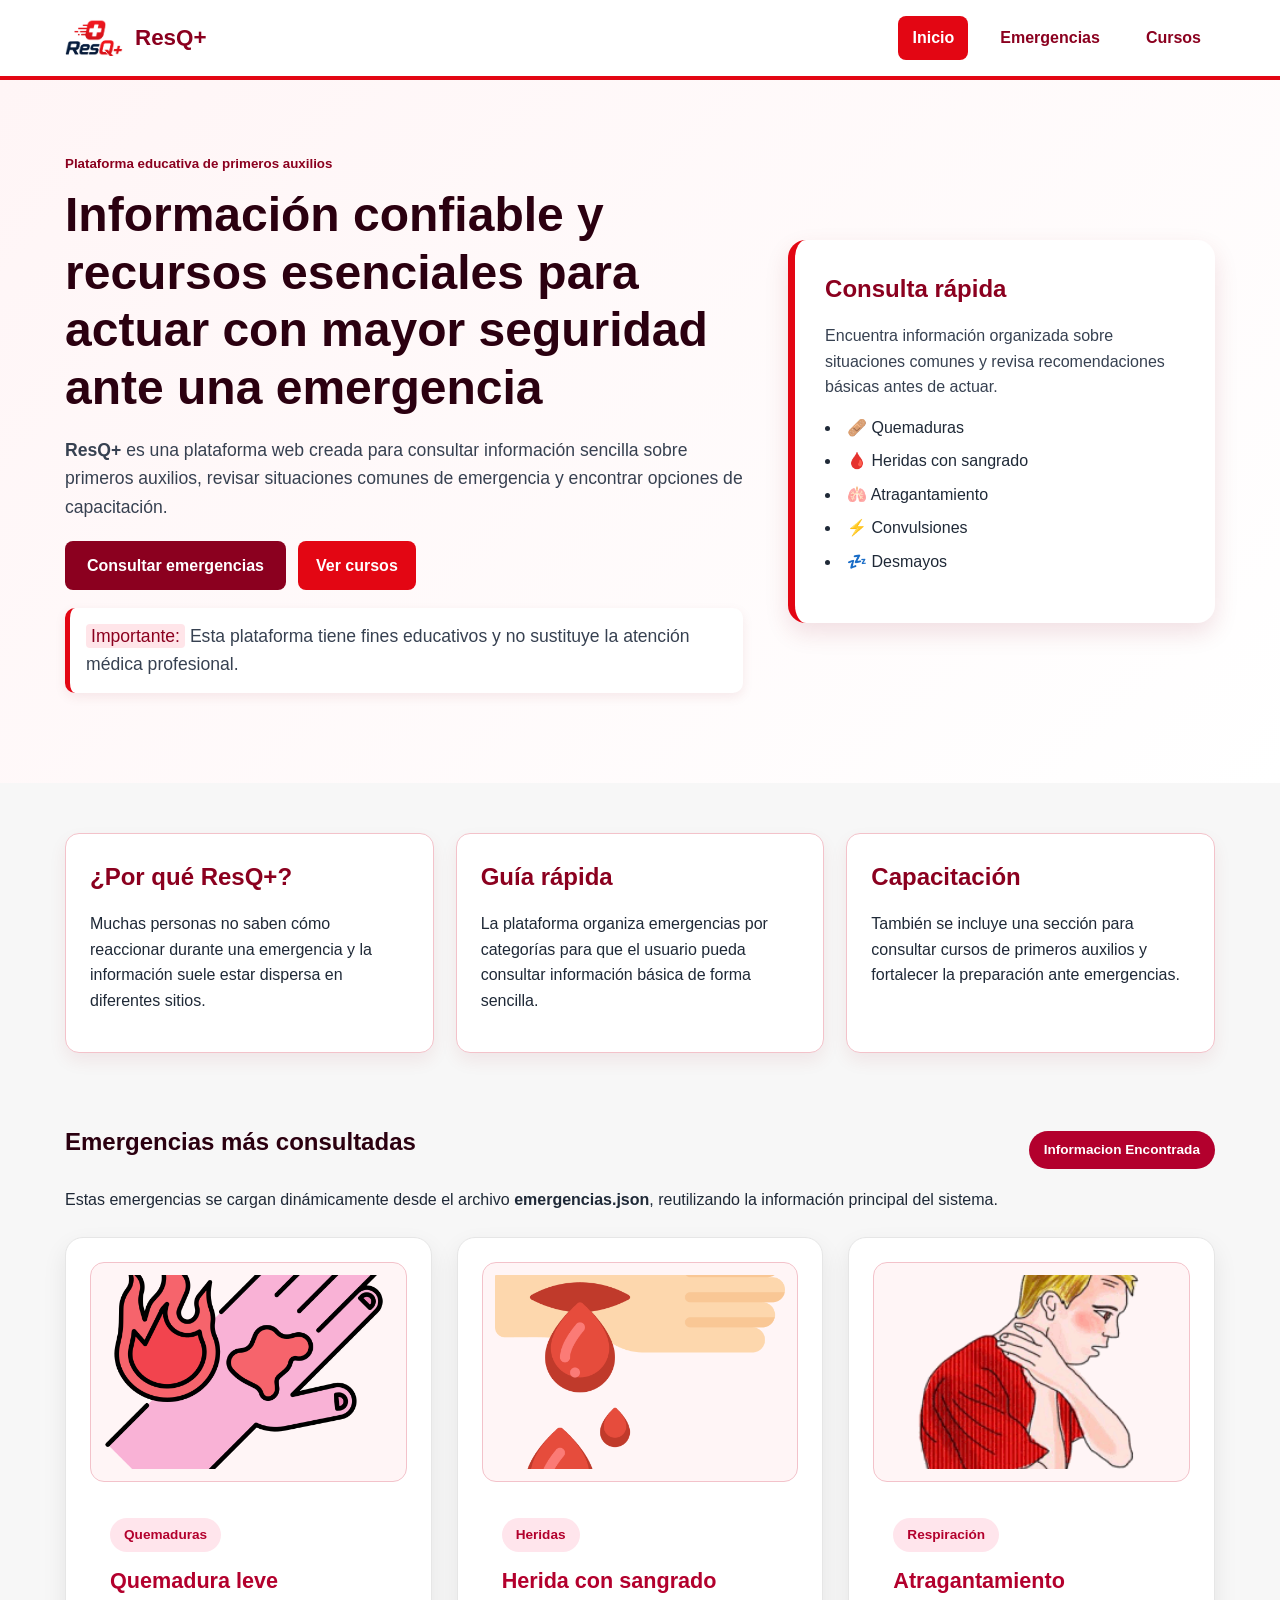
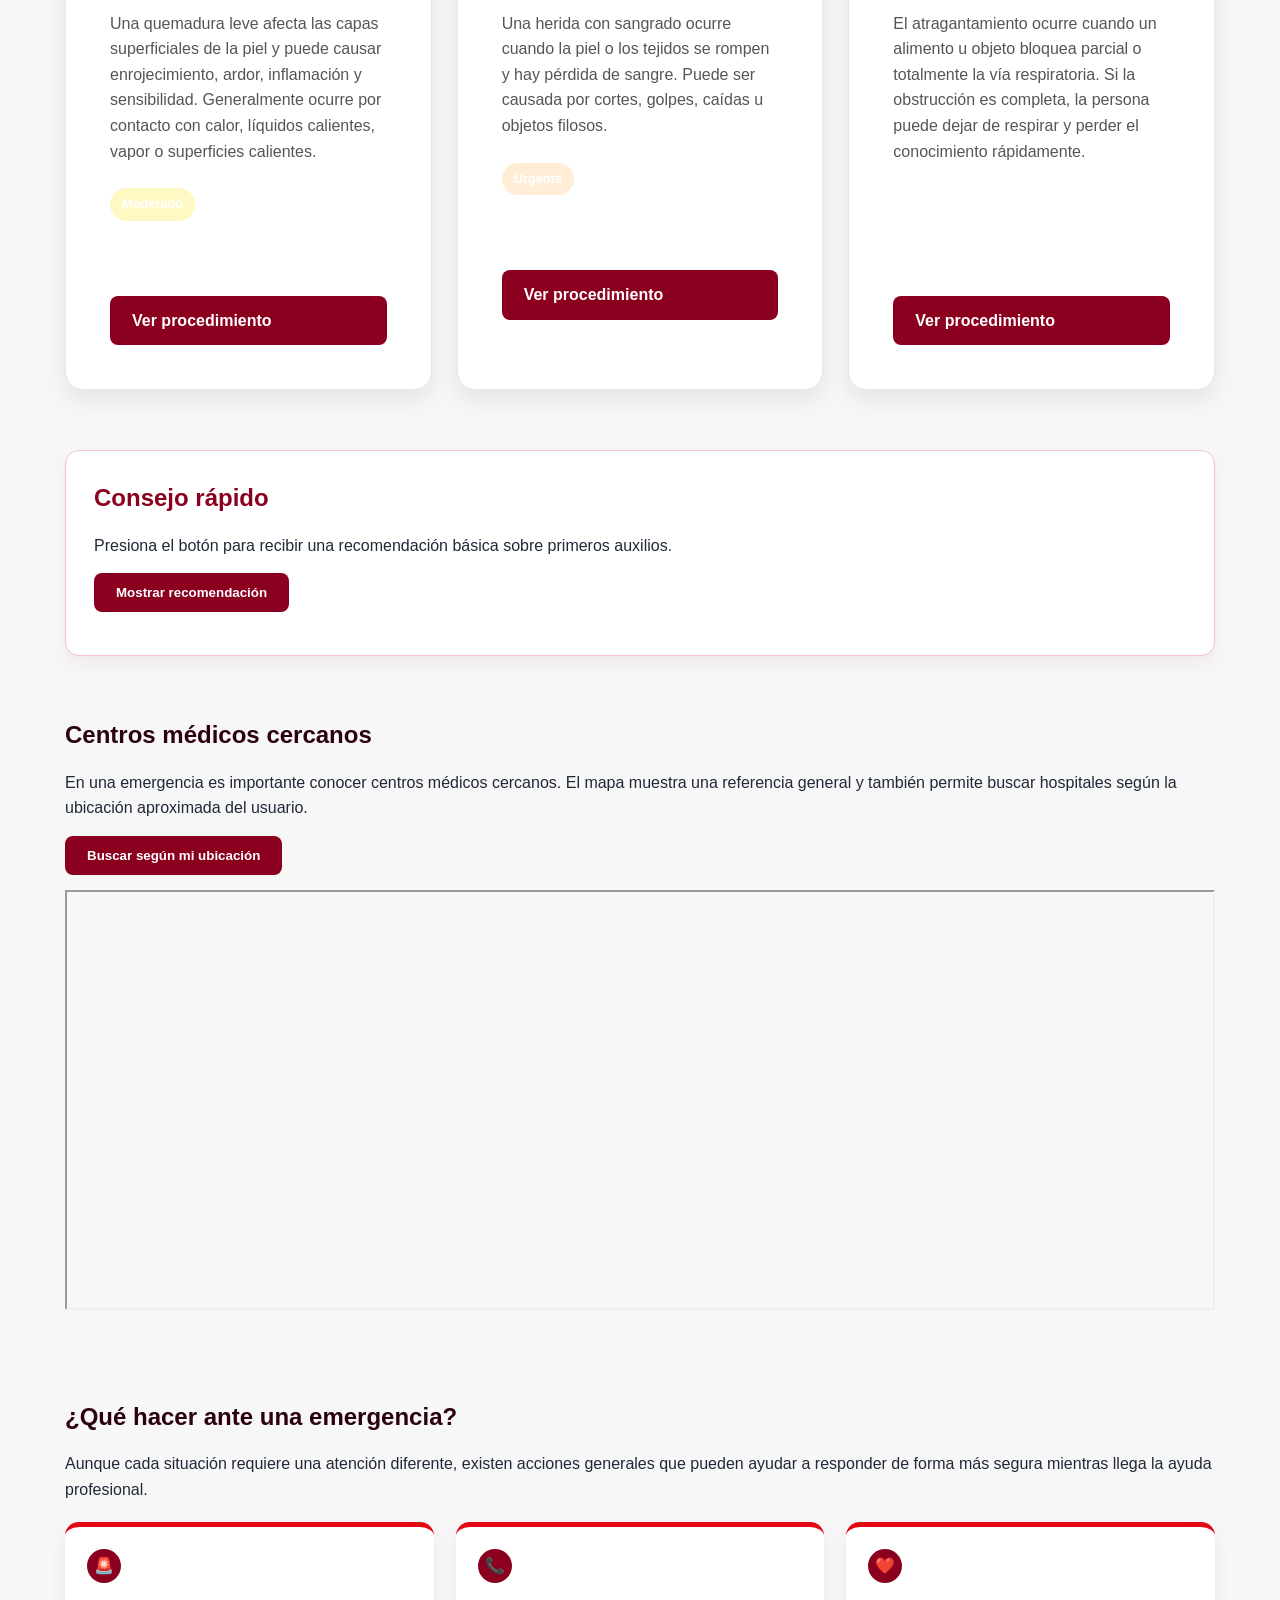
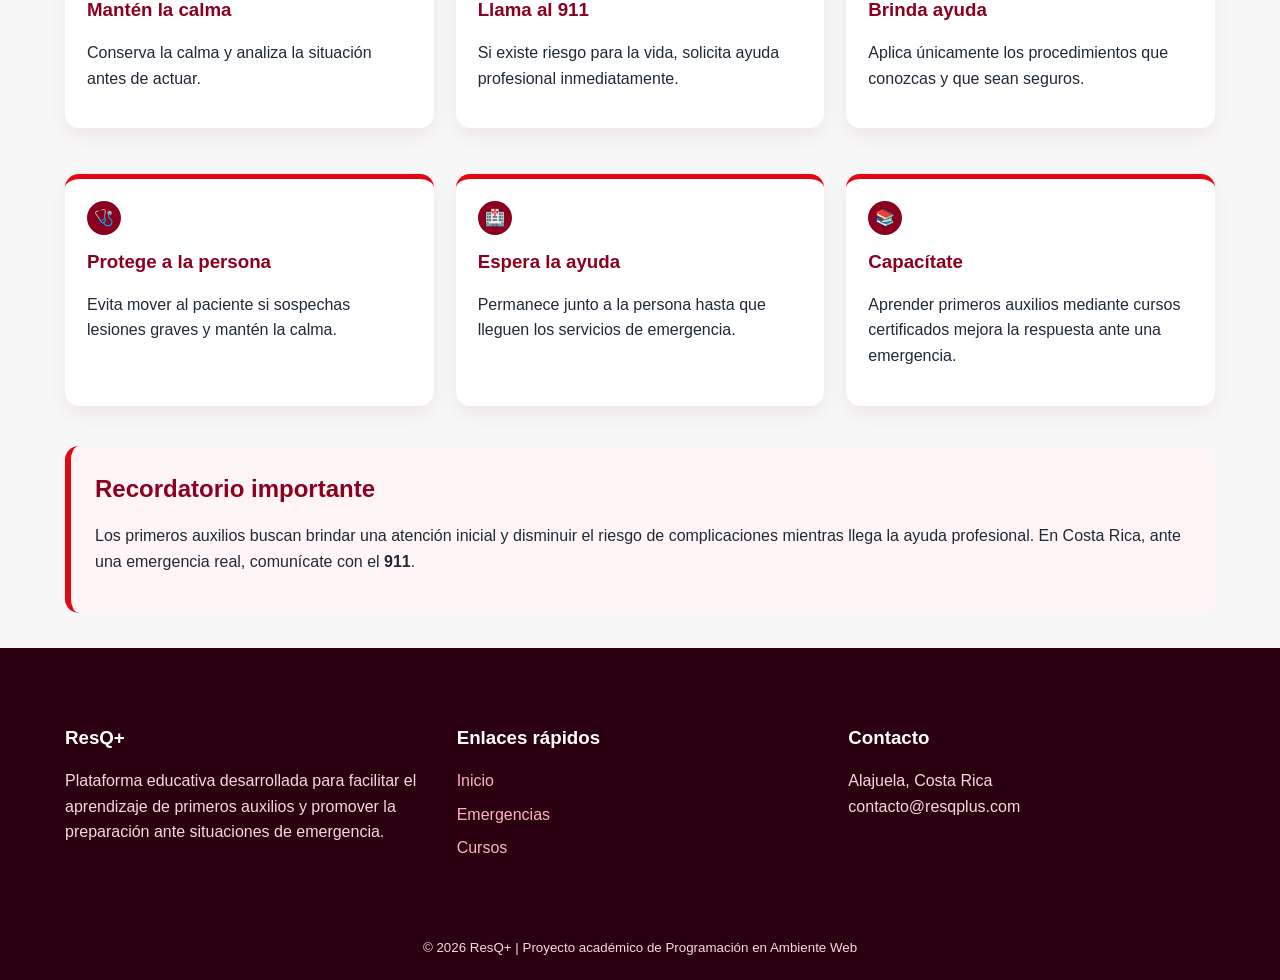
<file: index.html>
<!DOCTYPE html>
<html lang="es">

<head>
    <meta charset="UTF-8">
    <meta name="viewport" content="width=device-width, initial-scale=1.0">

    <title>ResQ+</title>

    <link rel="icon" type="image/png" href="img/logo1.png">

    <link rel="stylesheet" href="css/style.css">
</head>

<body>
    <header class="site-header">
        <div class="container header-content">

            <a href="index.html" class="brand">
                <img src="img/logo1.png" alt="Logo de ResQ+">
                <strong>ResQ+</strong>
            </a>

            <nav class="main-nav">
                <ul>
                    <li><a class="active" href="index.html">Inicio</a></li>
                    <li><a href="emergencias.html">Emergencias</a></li>
                    <li><a href="cursos.html">Cursos</a></li>
                </ul>
            </nav>

        </div>
    </header>

    <main>
        <section class="hero">
            <div class="container hero-content">

                <div class="hero-text">
                    <small class="tagline">Plataforma educativa de primeros auxilios</small>

                    <h1>Información confiable y recursos esenciales para actuar con mayor seguridad ante una emergencia</h1>

                    <p>
                        <strong>ResQ+</strong> es una plataforma web creada para consultar
                        información sencilla sobre primeros auxilios, revisar situaciones comunes
                        de emergencia y encontrar opciones de capacitación.
                    </p>

                    <div class="hero-actions">
                        <a href="emergencias.html" class="btn-primary">
                            Consultar emergencias
                        </a>

                        <a href="cursos.html" class="btn-secondary">
                            Ver cursos
                        </a>
                    </div>

                    <p class="alerta">
                        <mark>Importante:</mark>
                        Esta plataforma tiene fines educativos y no sustituye la atención médica profesional.
                    </p>
                </div>

                <aside class="hero-card">
                    <h2>Consulta rápida</h2>

                    <p>
                        Encuentra información organizada sobre situaciones comunes y revisa
                        recomendaciones básicas antes de actuar.
                    </p>

                    <ul>
                        <li>🩹 Quemaduras</li>
                        <li>🩸 Heridas con sangrado</li>
                        <li>🫁 Atragantamiento</li>
                        <li>⚡ Convulsiones</li>
                        <li>💤 Desmayos</li>
                    </ul>
                </aside>

            </div>
        </section>
        <section class="container intro-grid">

            <article class="info-card">
                <h2>¿Por qué ResQ+?</h2>
                <p>
                    Muchas personas no saben cómo reaccionar durante una emergencia
                    y la información suele estar dispersa en diferentes sitios.
                </p>
            </article>

            <article class="info-card">
                <h2>Guía rápida</h2>
                <p>
                    La plataforma organiza emergencias por categorías para que el usuario
                    pueda consultar información básica de forma sencilla.
                </p>
            </article>

            <article class="info-card">
                <h2>Capacitación</h2>
                <p>
                    También se incluye una sección para consultar cursos de primeros auxilios
                    y fortalecer la preparación ante emergencias.
                </p>
            </article>

        </section>
        <section class="container">

            <div class="titulo-resultados">
                <h2>Emergencias más consultadas</h2>

                <span class="contador">
                    Informacion Encontrada
                </span>
            </div>

            <p>
                Estas emergencias se cargan dinámicamente desde el archivo
                <strong>emergencias.json</strong>, reutilizando la información principal
                del sistema.
            </p>

            <div id="emergenciasInicio" class="cards-grid">
                <!-- JavaScript cargará las tarjetas aquí -->
            </div>

        </section>
        <section class="container seccion-dinamica">

            <h2>Consejo rápido</h2>

            <p>
                Presiona el botón para recibir una recomendación básica sobre primeros auxilios.
            </p>

            <button id="btnMensaje" class="btn-primary" type="button">
                Mostrar recomendación
            </button>

            <p id="mensajeInicio" class="mensaje"></p>

        </section>
        <section class="container mapa-section">

            <h2>Centros médicos cercanos</h2>

            <p>
                En una emergencia es importante conocer centros médicos cercanos.
                El mapa muestra una referencia general y también permite buscar hospitales
                según la ubicación aproximada del usuario.
            </p>

            <div class="mapa-acciones">
                <button id="btnUbicacion" class="btn-primary" type="button">
                    Buscar según mi ubicación
                </button>

                <p id="mensajeUbicacion" class="mensaje"></p>
            </div>

            <iframe
                id="mapaCentros"
                src="https://www.google.com/maps?q=hospitales%20Costa%20Rica&output=embed"
                width="100%"
                height="420"
                loading="lazy"
                title="Mapa de hospitales">
            </iframe>

        </section>
        <section class="container">

            <h2>¿Qué hacer ante una emergencia?</h2>

            <p>
                Aunque cada situación requiere una atención diferente, existen acciones
                generales que pueden ayudar a responder de forma más segura mientras llega
                la ayuda profesional.
            </p>

            <div class="steps">

                <article>
                    <data value="1">🚨</data>
                    <h3>Mantén la calma</h3>
                    <p>
                        Conserva la calma y analiza la situación antes de actuar.
                    </p>
                </article>

                <article>
                    <data value="2">📞</data>
                    <h3>Llama al 911</h3>
                    <p>
                        Si existe riesgo para la vida, solicita ayuda profesional
                        inmediatamente.
                    </p>
                </article>

                <article>
                    <data value="3">❤️</data>
                    <h3>Brinda ayuda</h3>
                    <p>
                        Aplica únicamente los procedimientos que conozcas y que sean seguros.
                    </p>
                </article>

            </div>

            <br>

            <div class="steps">

                <article>
                    <data value="4">🩺</data>
                    <h3>Protege a la persona</h3>
                    <p>
                        Evita mover al paciente si sospechas lesiones graves y mantén la calma.
                    </p>
                </article>

                <article>
                    <data value="5">🏥</data>
                    <h3>Espera la ayuda</h3>
                    <p>
                        Permanece junto a la persona hasta que lleguen los servicios de emergencia.
                    </p>
                </article>

                <article>
                    <data value="6">📚</data>
                    <h3>Capacítate</h3>
                    <p>
                        Aprender primeros auxilios mediante cursos certificados mejora la respuesta
                        ante una emergencia.
                    </p>
                </article>

            </div>

        </section>

        <aside class="container aviso">

            <h2>Recordatorio importante</h2>

            <p>
                Los primeros auxilios buscan brindar una atención inicial y disminuir el
                riesgo de complicaciones mientras llega la ayuda profesional.
                En Costa Rica, ante una emergencia real, comunícate con el
                <strong>911</strong>.
            </p>

        </aside>

    </main>

    <!-- FOOTER -->

    <footer>

        <div class="container footer-content">

            <section>

                <h3>ResQ+</h3>

                <p>
                    Plataforma educativa desarrollada para facilitar el aprendizaje de
                    primeros auxilios y promover la preparación ante situaciones de emergencia.
                </p>

            </section>

            <section>

                <h3>Enlaces rápidos</h3>

                <ul>
                    <li><a href="index.html">Inicio</a></li>
                    <li><a href="emergencias.html">Emergencias</a></li>
                    <li><a href="cursos.html">Cursos</a></li>
                </ul>

            </section>

            <section>

                <h3>Contacto</h3>

                <address>
                    Alajuela, Costa Rica
                    <br>
                    contacto@resqplus.com
                </address>

            </section>

        </div>

        <p class="copy">
            <small>
                &copy; 2026 ResQ+ | Proyecto académico de Programación en Ambiente Web
            </small>
        </p>

    </footer>

    <script src="js/index.js"></script>

</body>

</html>
</file>
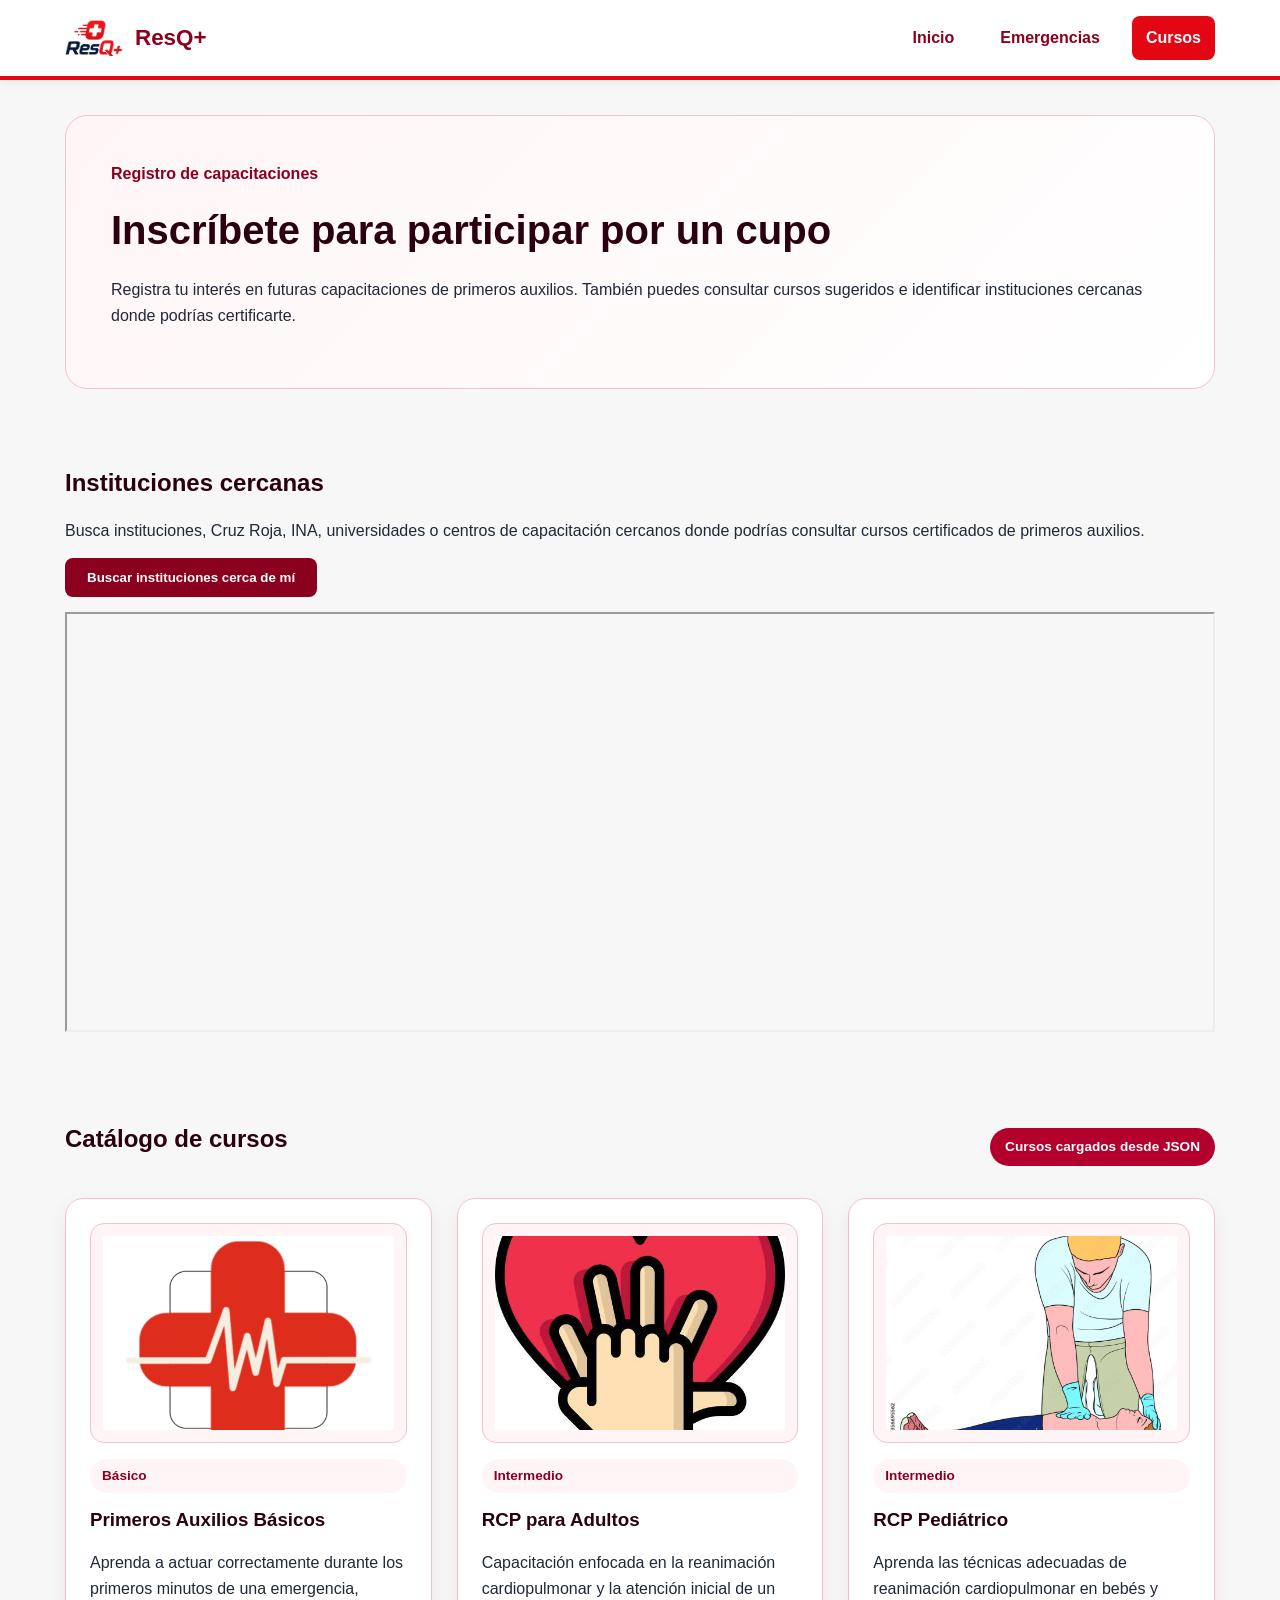
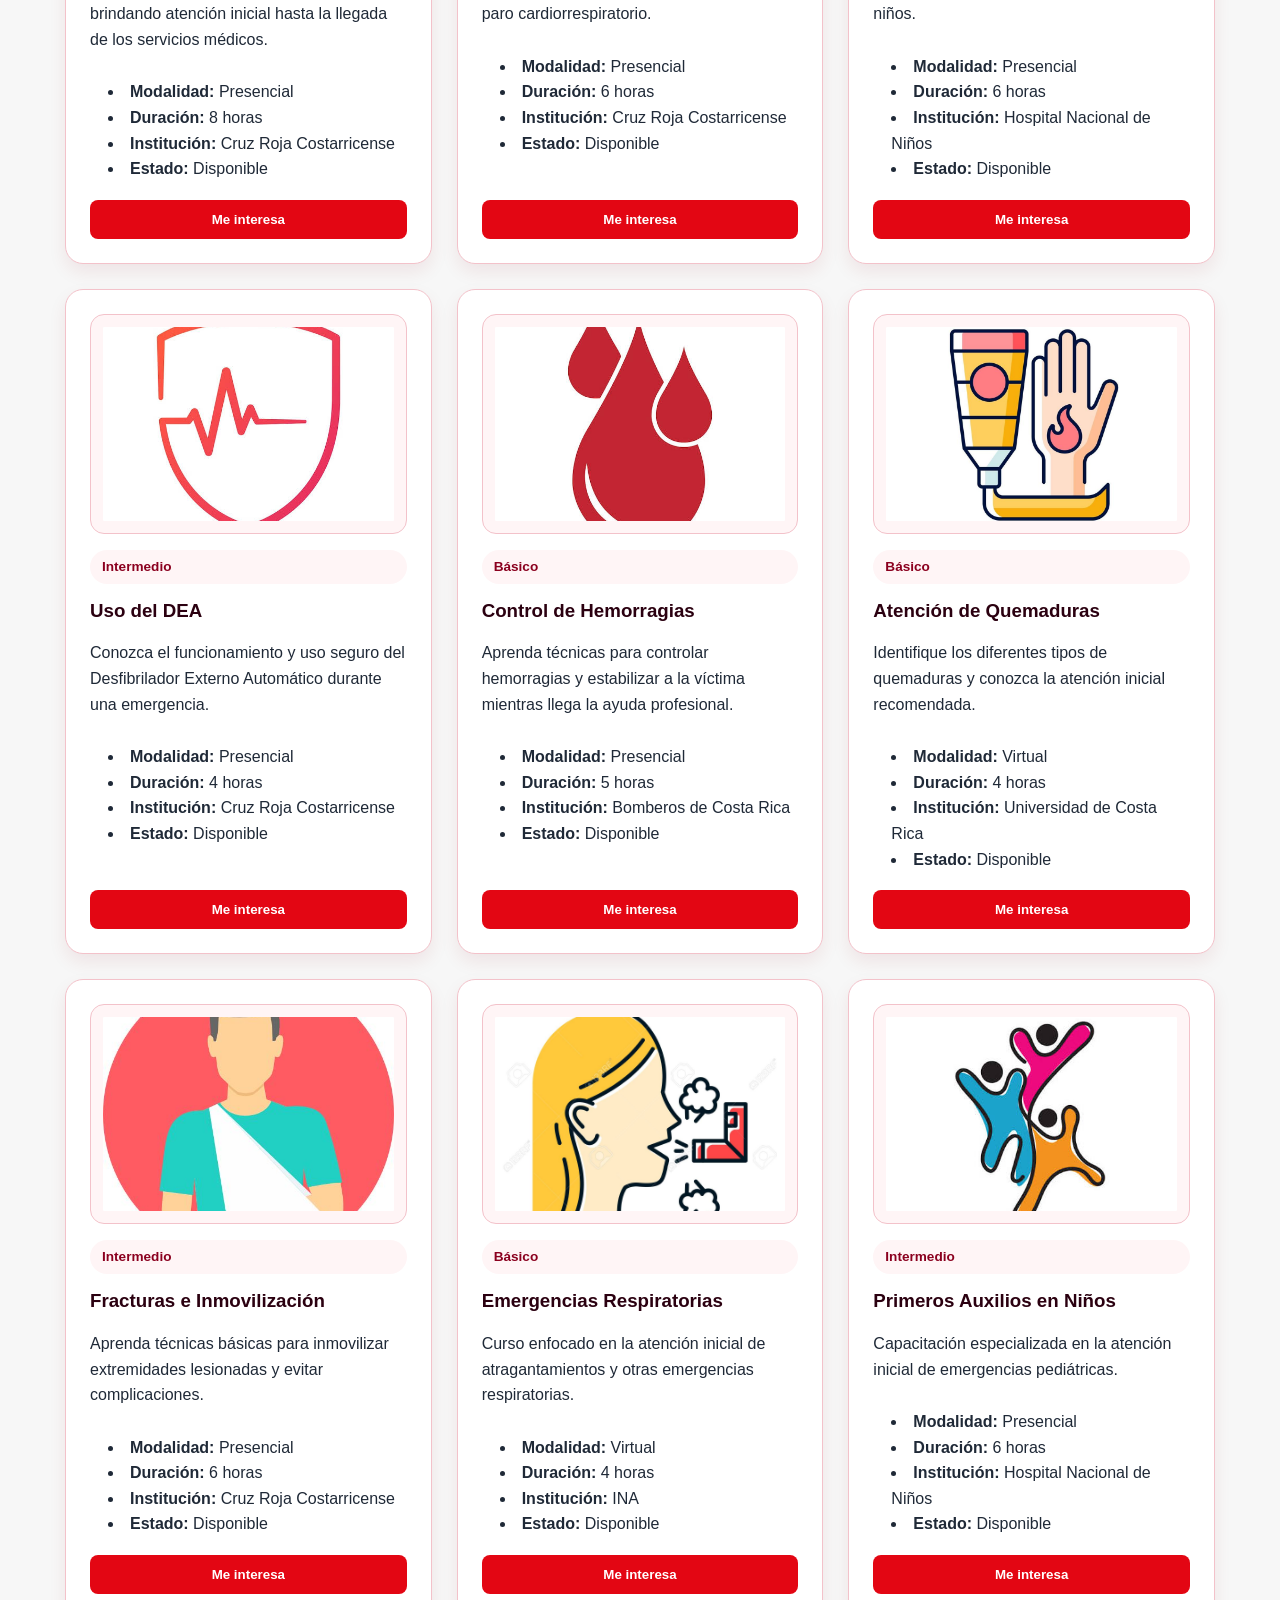
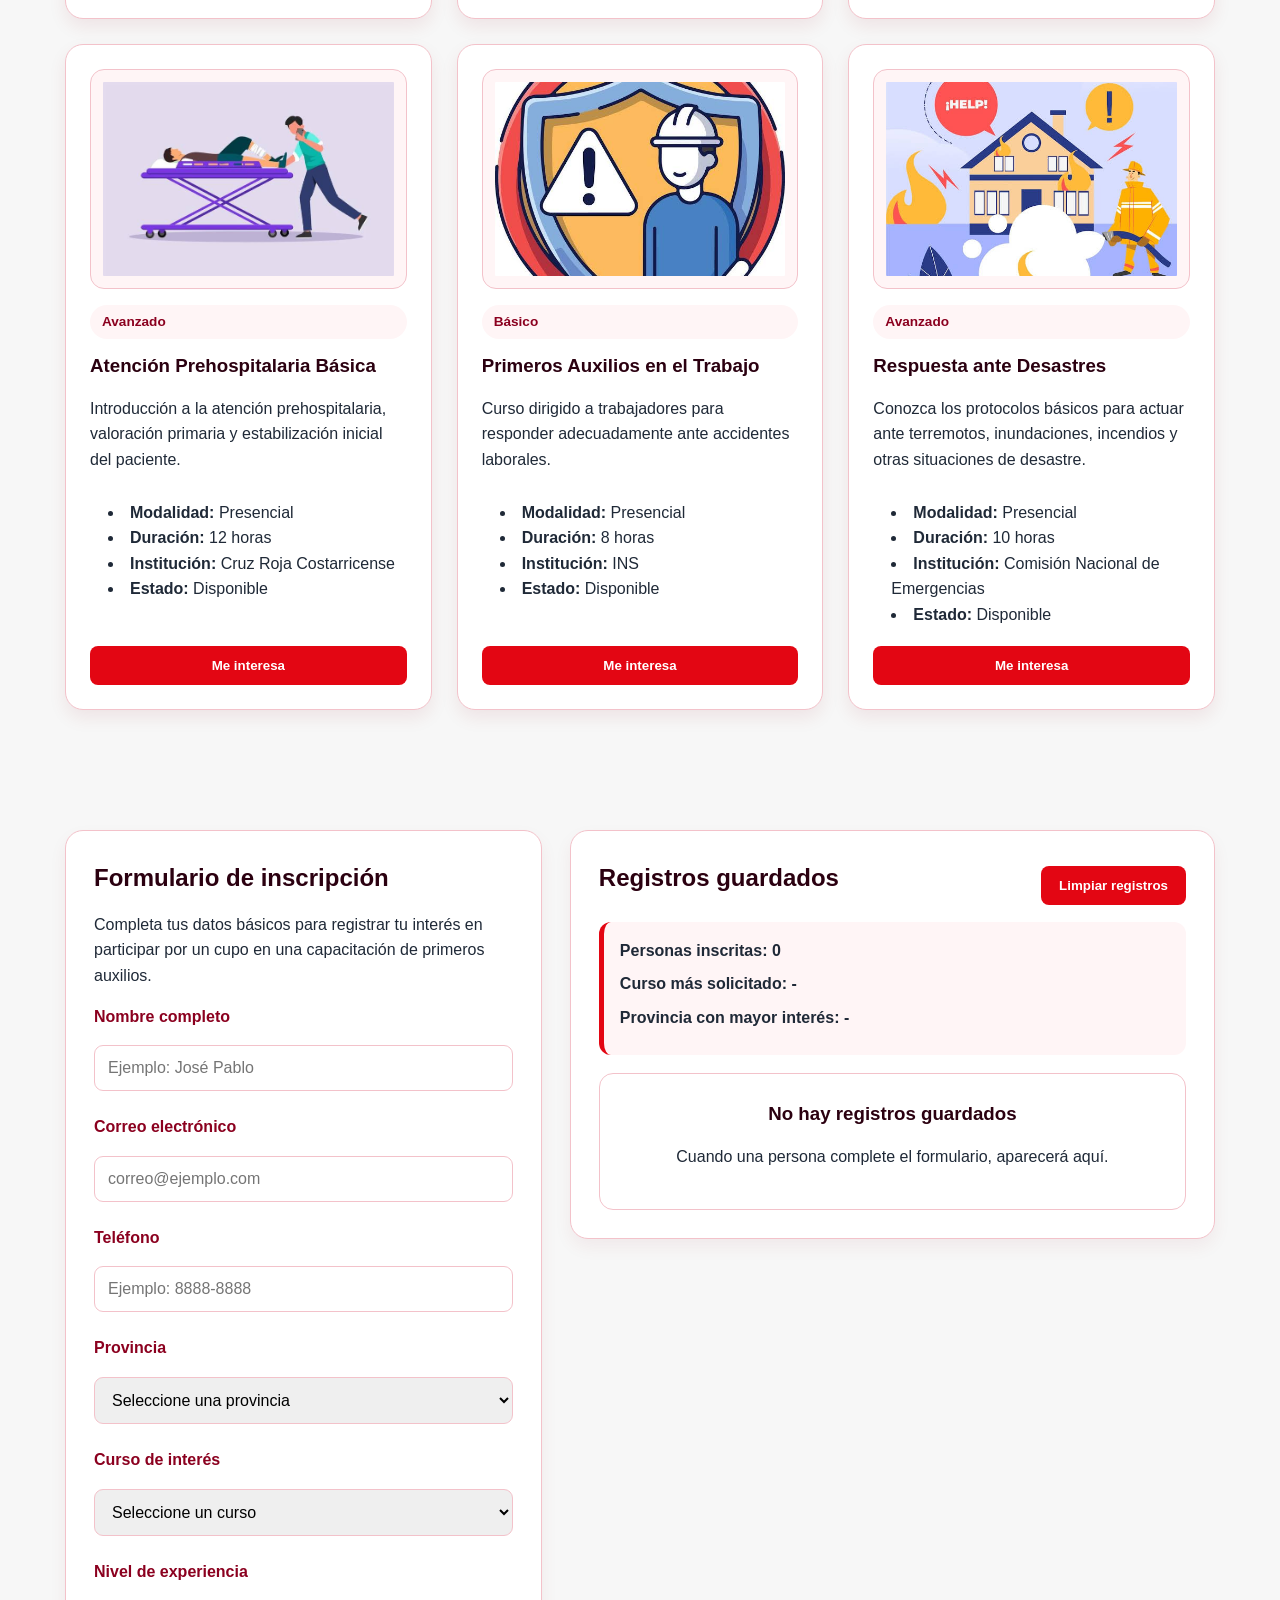
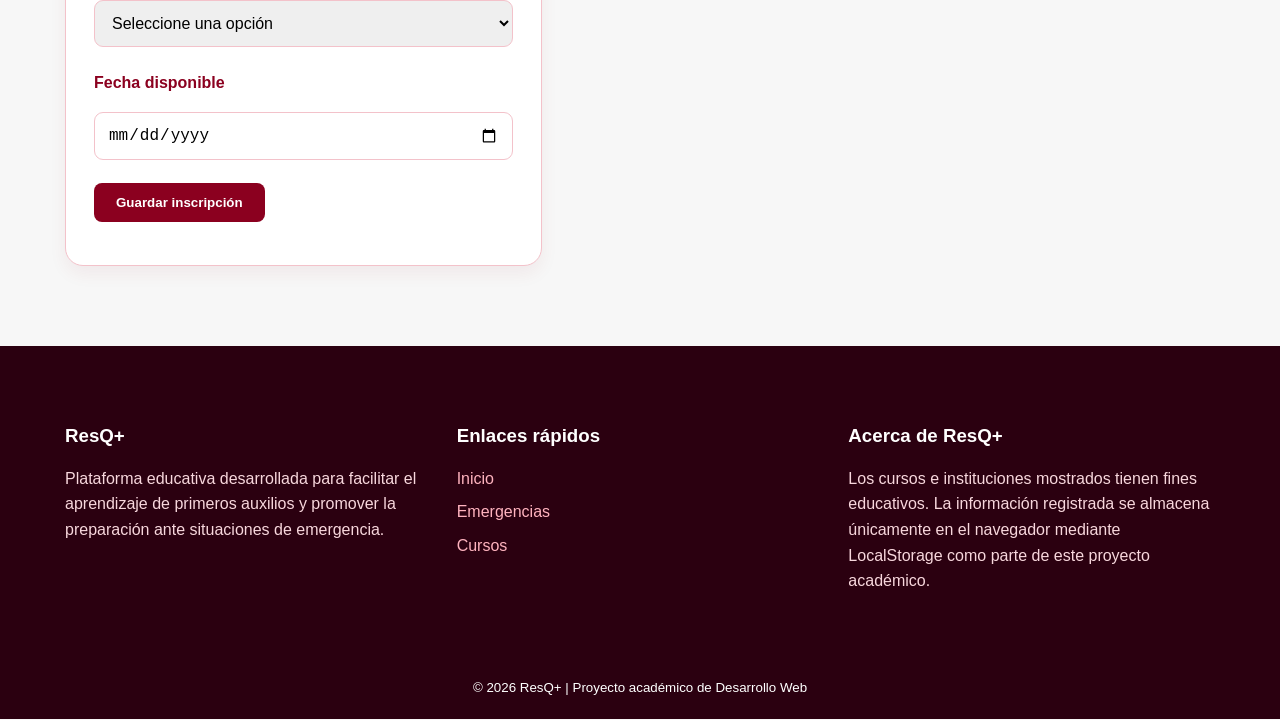
<file: cursos.html>
<!DOCTYPE html>
<html lang="es">

<head>
    <meta charset="UTF-8">
    <meta name="viewport" content="width=device-width, initial-scale=1.0">

    <title>ResQ+ | Capacitaciones</title>

    <link rel="icon" type="image/png" href="img/logo1.png">

    <link rel="stylesheet" href="css/style.css">
</head>

<body>

    <header class="site-header">
        <div class="container header-content">

            <a href="index.html" class="brand">
                <img src="img/logo1.png" alt="Logo ResQ+">
                <strong>ResQ+</strong>
            </a>

            <nav class="main-nav">
                <ul>
                    <li><a href="index.html">Inicio</a></li>
                    <li><a href="emergencias.html">Emergencias</a></li>
                    <li><a class="active" href="cursos.html">Cursos</a></li>
                </ul>
            </nav>

        </div>
    </header>

    <main>

        <!-- HERO -->

        <section class="container cursos-hero">

            <span class="tagline">Registro de capacitaciones</span>

            <h1>Inscríbete para participar por un cupo</h1>

            <p>
                Registra tu interés en futuras capacitaciones de primeros auxilios.
                También puedes consultar cursos sugeridos e identificar instituciones
                cercanas donde podrías certificarte.
            </p>

        </section>

        <!-- MAPA -->

        <section class="container mapa-section">

            <h2>Instituciones cercanas</h2>

            <p>
                Busca instituciones, Cruz Roja, INA, universidades o centros de capacitación
                cercanos donde podrías consultar cursos certificados de primeros auxilios.
            </p>

            <div class="mapa-acciones">

                <button id="btnInstituciones" class="btn-primary" type="button">
                    Buscar instituciones cerca de mí
                </button>

                <p id="mensajeInstituciones" class="mensaje"></p>

            </div>

            <iframe
                id="mapaInstituciones"
                src="https://www.google.com/maps?q=cruz%20roja%20ina%20universidades%20centros%20de%20capacitacion%20primeros%20auxilios%20Costa%20Rica&output=embed"
                width="100%"
                height="420"
                loading="lazy"
                title="Mapa de instituciones de capacitación">
            </iframe>

        </section>

        <!-- CATÁLOGO DE CURSOS -->

        <section class="container">

            <div class="titulo-resultados">

                <h2>Catálogo de cursos</h2>

                <span class="contador">
                    Cursos cargados desde JSON
                </span>

            </div>

            <div id="listaCursos" class="cards-grid">
                <!-- JavaScript cargará los cursos desde data/cursos.json -->
            </div>

        </section>
                <!-- FORMULARIO Y REGISTROS -->

        <section class="container cursos-layout">

            <form id="formInscripcion" class="curso-form">

                <h2>Formulario de inscripción</h2>

                <p>
                    Completa tus datos básicos para registrar tu interés en participar
                    por un cupo en una capacitación de primeros auxilios.
                </p>

                <div class="campo">
                    <label for="nombre">Nombre completo</label>
                    <input type="text" id="nombre" placeholder="Ejemplo: José Pablo">
                    <small id="errorNombre" class="error-campo"></small>
                </div>

                <div class="campo">
                    <label for="correo">Correo electrónico</label>
                    <input type="email" id="correo" placeholder="correo@ejemplo.com">
                    <small id="errorCorreo" class="error-campo"></small>
                </div>

                <div class="campo">
                    <label for="telefono">Teléfono</label>
                    <input type="text" id="telefono" placeholder="Ejemplo: 8888-8888">
                    <small id="errorTelefono" class="error-campo"></small>
                </div>

                <div class="campo">
                    <label for="provincia">Provincia</label>
                    <select id="provincia">
                        <option value="">Seleccione una provincia</option>
                        <option value="Alajuela">Alajuela</option>
                        <option value="San José">San José</option>
                        <option value="Heredia">Heredia</option>
                        <option value="Cartago">Cartago</option>
                        <option value="Guanacaste">Guanacaste</option>
                        <option value="Puntarenas">Puntarenas</option>
                        <option value="Limón">Limón</option>
                    </select>
                    <small id="errorProvincia" class="error-campo"></small>
                </div>

                <div class="campo">
                    <label for="curso">Curso de interés</label>
                    <select id="curso">
                        <option value="">Seleccione un curso</option>
                    </select>
                    <small id="errorCurso" class="error-campo"></small>
                </div>

                <div class="campo">
                    <label for="experiencia">Nivel de experiencia</label>
                    <select id="experiencia">
                        <option value="">Seleccione una opción</option>
                        <option value="Sin experiencia">Sin experiencia</option>
                        <option value="Con conocimientos básicos">Con conocimientos básicos</option>
                        <option value="Con capacitación previa">Con capacitación previa</option>
                    </select>
                    <small id="errorExperiencia" class="error-campo"></small>
                </div>

                <div class="campo">
                    <label for="fecha">Fecha disponible</label>
                    <input type="date" id="fecha">
                    <small id="errorFecha" class="error-campo"></small>
                </div>

                <button class="btn-primary" type="submit">
                    Guardar inscripción
                </button>

                <p id="mensajeFormulario" class="mensaje"></p>

            </form>

            <section class="cursos-guardados-box">

                <div class="titulo-resultados">

                    <h2>Registros guardados</h2>

                    <button id="btnBorrarTodo" class="btn-secondary" type="button">
                        Limpiar registros
                    </button>

                </div>

                <div class="resumen-registros">
                    <p id="totalInscritos">Personas inscritas: 0</p>
                    <p id="cursoPopular">Curso más solicitado: -</p>
                    <p id="provinciaPopular">Provincia con mayor interés: -</p>
                </div>

                <div id="listaInscritos" class="cards-guardadas">
                    <!-- JavaScript cargará los registros guardados aquí -->
                </div>

            </section>

        </section>
            </main>

    <footer>

        <div class="container footer-content">

            <section>
                <h3>ResQ+</h3>
                <p>
                    Plataforma educativa desarrollada para facilitar el aprendizaje de
                    primeros auxilios y promover la preparación ante situaciones de emergencia.
                </p>
            </section>

            <section>
                <h3>Enlaces rápidos</h3>

                <ul>
                    <li><a href="index.html">Inicio</a></li>
                    <li><a href="emergencias.html">Emergencias</a></li>
                    <li><a href="cursos.html">Cursos</a></li>
                </ul>

            </section>

            <section>

                <h3>Acerca de ResQ+</h3>

                <p>
                    Los cursos e instituciones mostrados tienen fines educativos.
                    La información registrada se almacena únicamente en el navegador
                    mediante LocalStorage como parte de este proyecto académico.
                </p>

            </section>

        </div>

        <div class="copy">

            <small>
                © 2026 ResQ+ | Proyecto académico de Desarrollo Web
            </small>

        </div>

    </footer>

    <script src="js/cursos.js"></script>

</body>

</html>
</file>
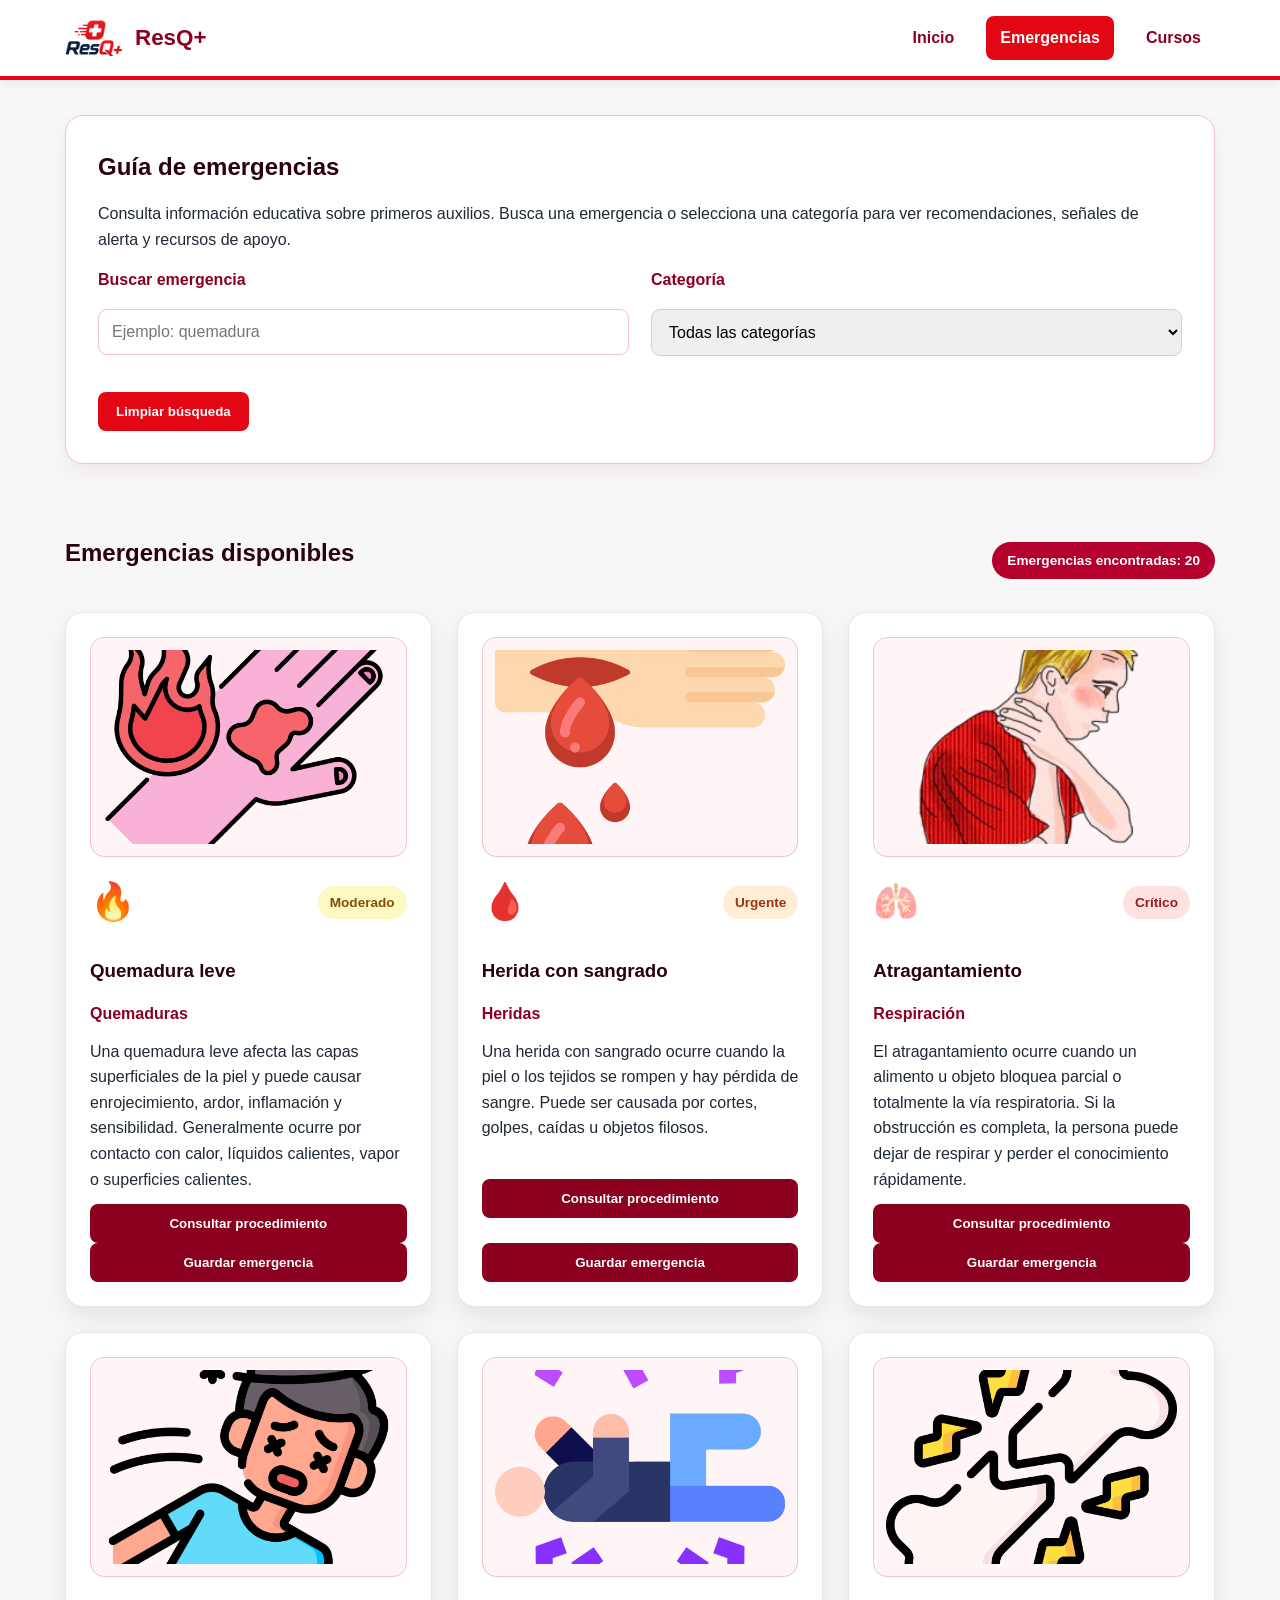
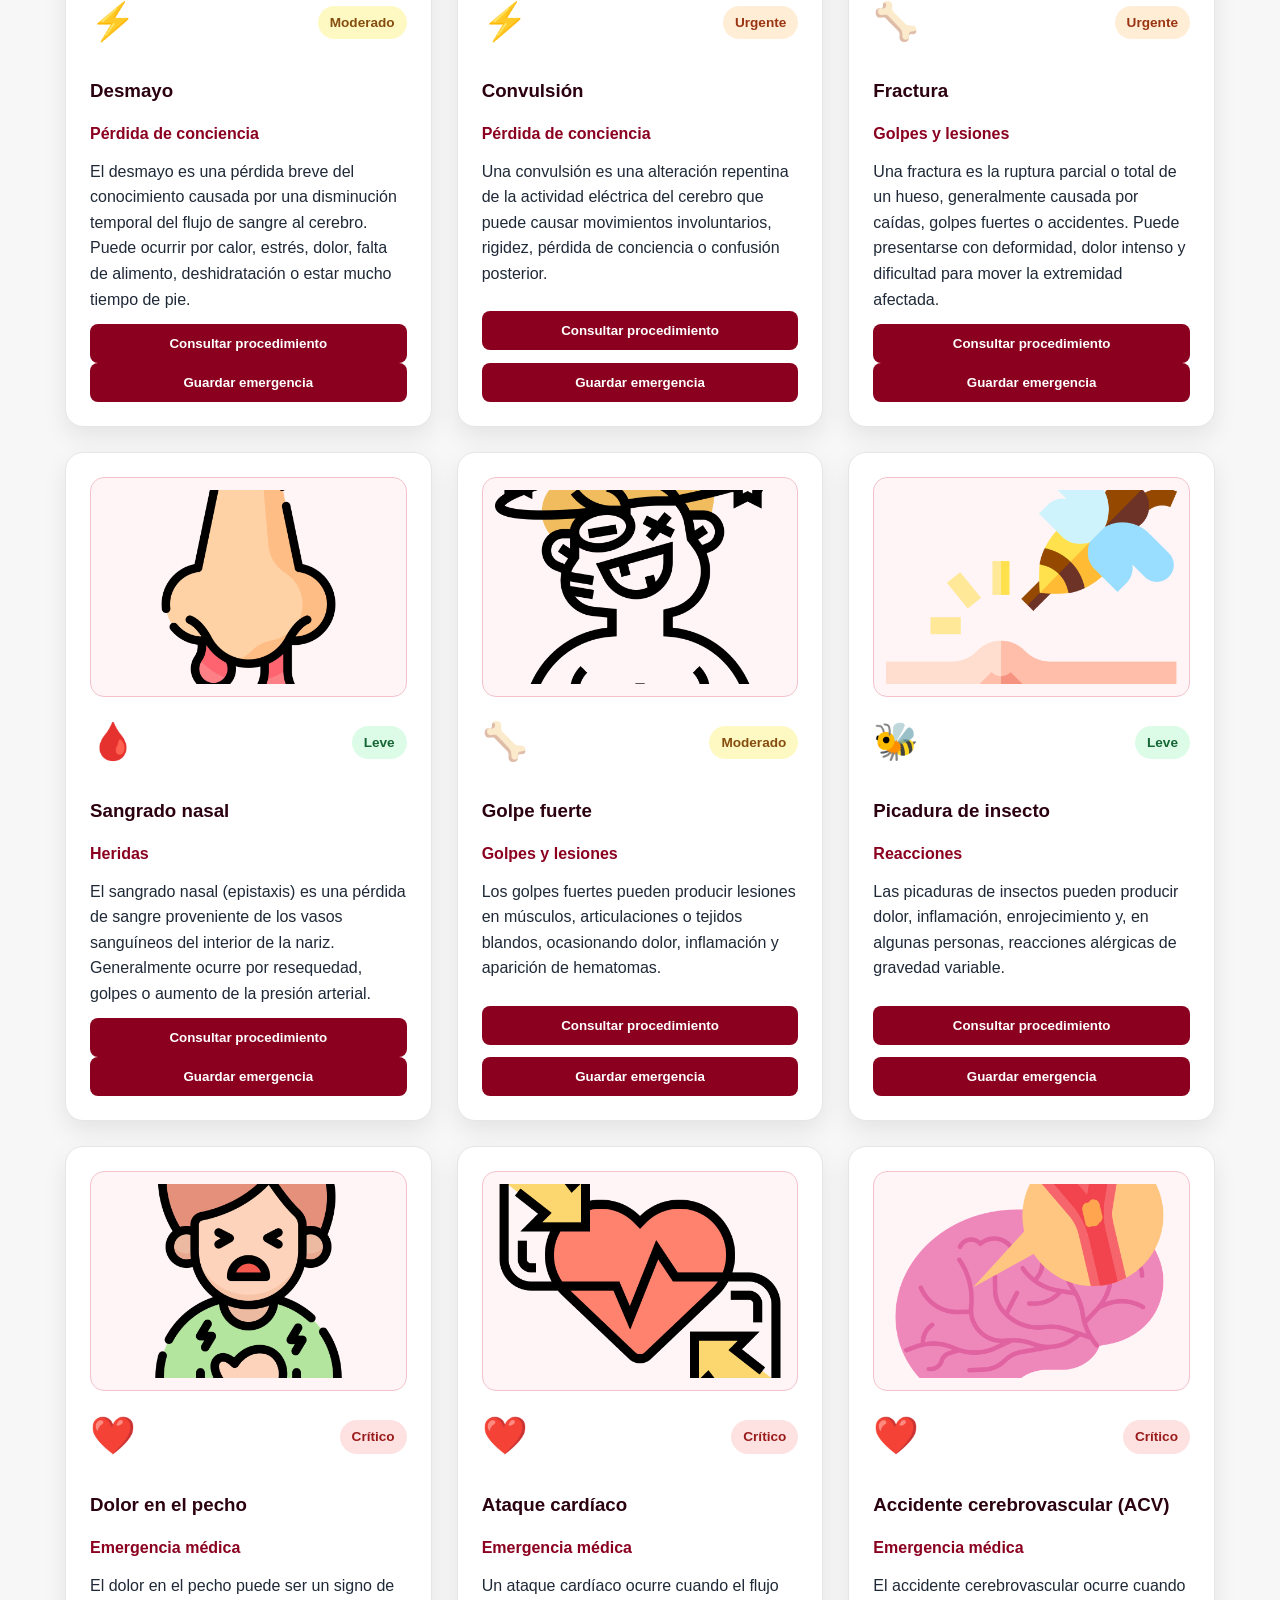
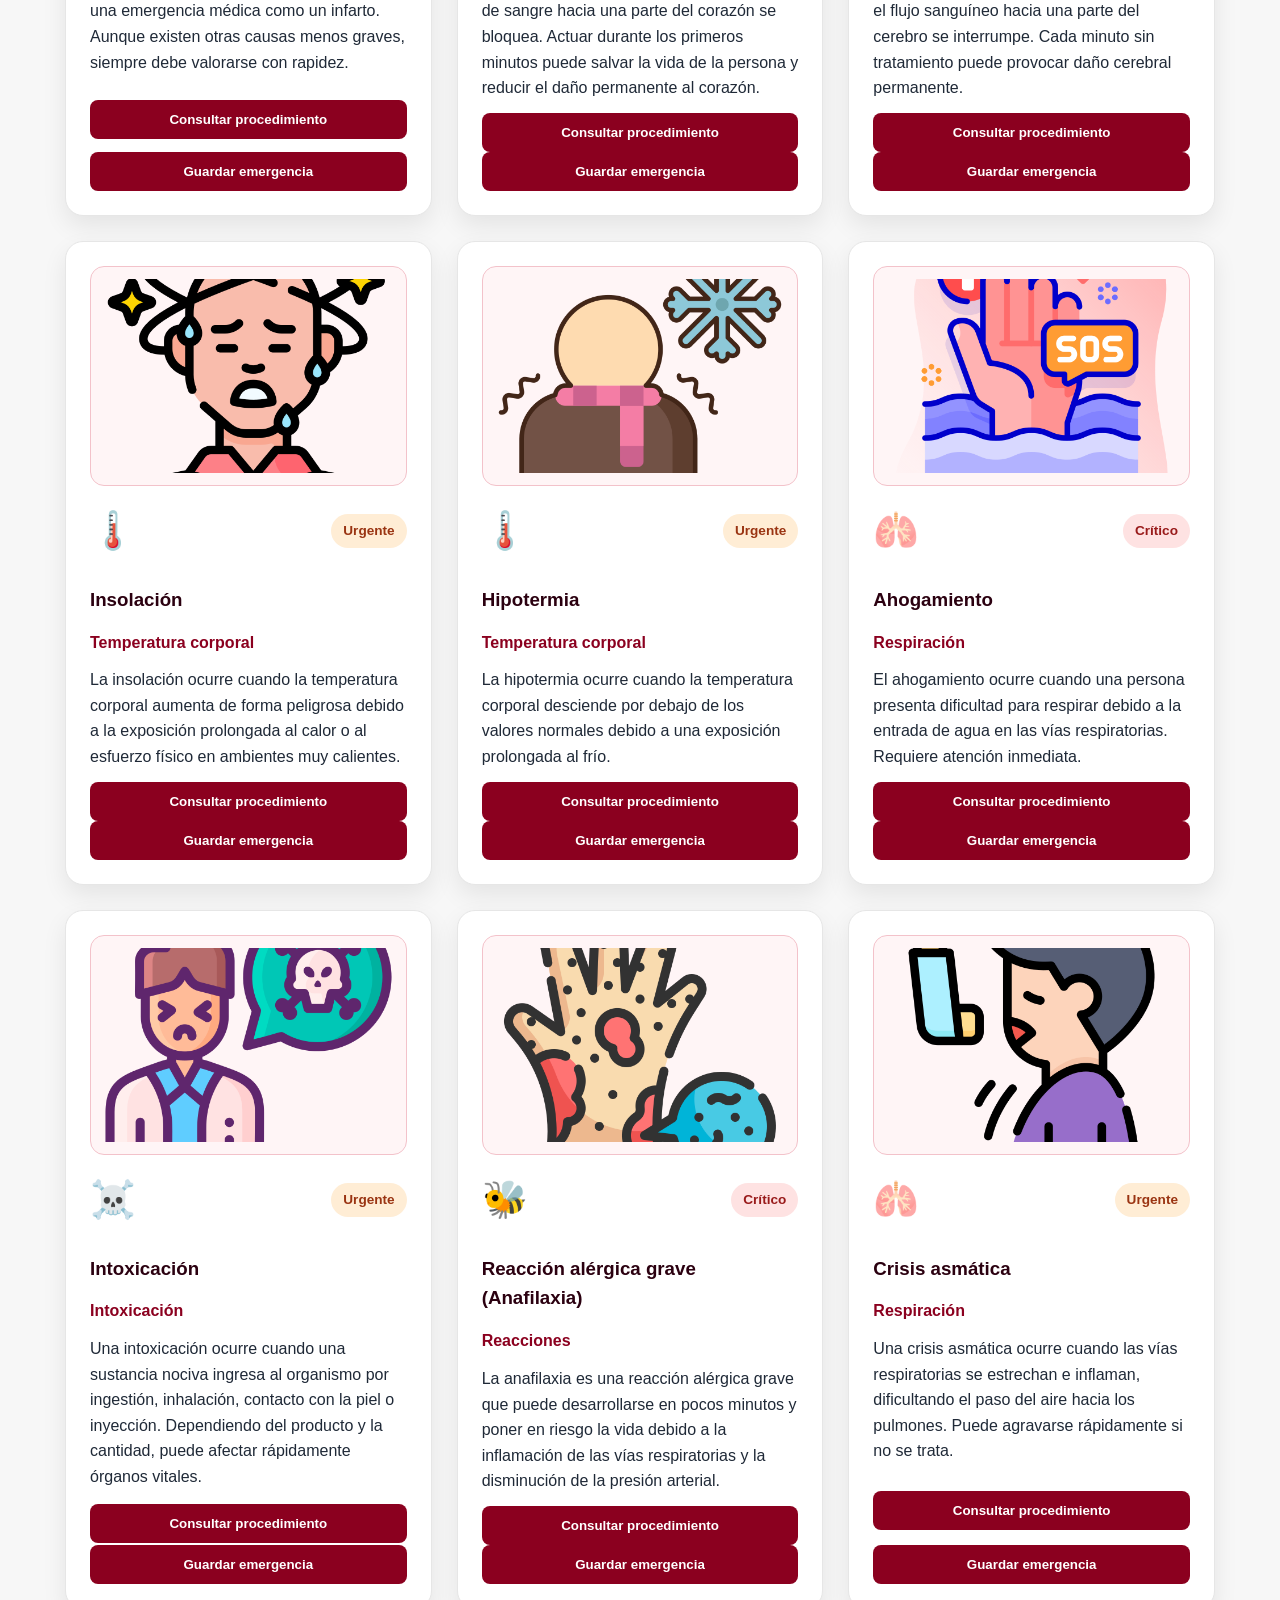
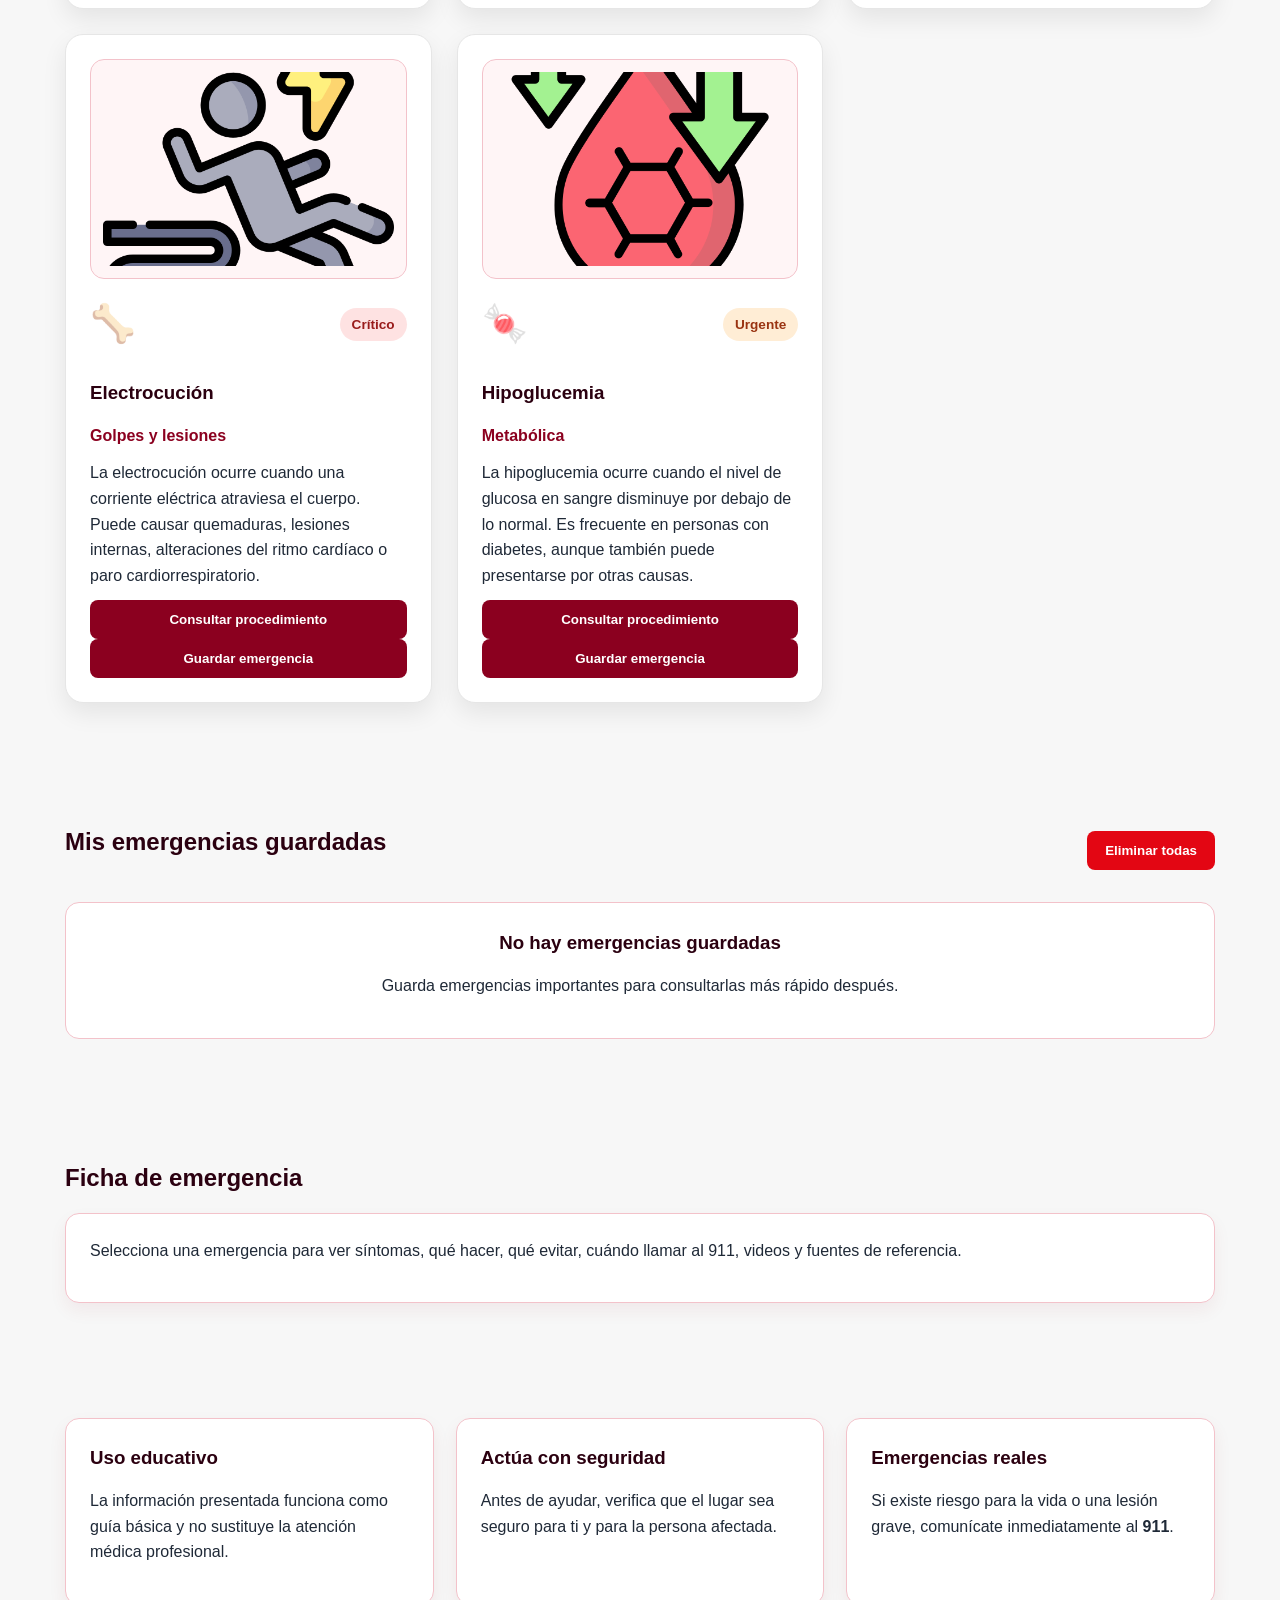
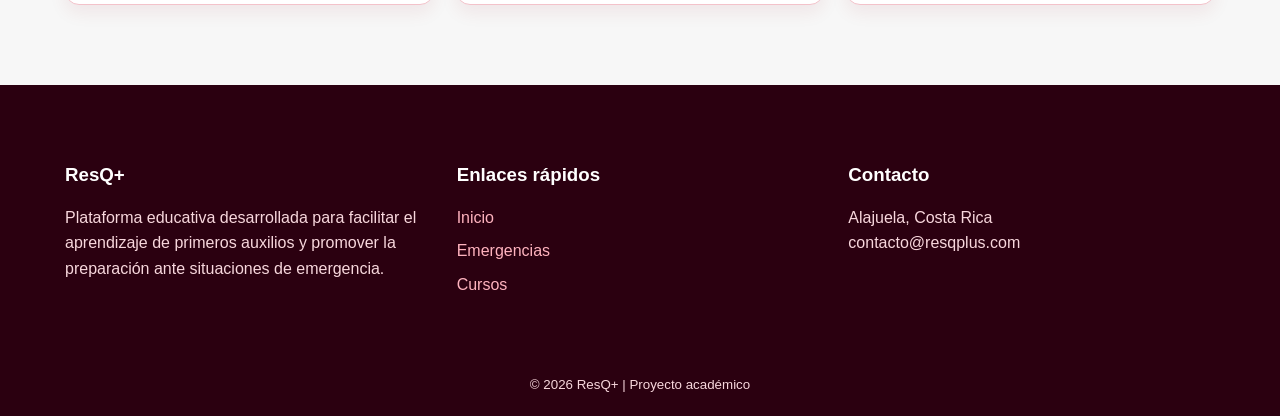
<file: emergencias.html>
<!DOCTYPE html>
<html lang="es">

<head>
    <meta charset="UTF-8">
    <meta name="viewport" content="width=device-width, initial-scale=1.0">

    <title>ResQ+ | Emergencias</title>

    <link rel="icon" type="image/png" href="img/logo1.png">

    <link rel="stylesheet" href="css/style.css">
</head>

<body>

    <header class="site-header">
        <div class="container header-content">

            <a href="index.html" class="brand">
                <img src="img/logo1.png" alt="Logo ResQ+">
                <strong>ResQ+</strong>
            </a>

            <nav class="main-nav">
                <ul>
                    <li><a href="index.html">Inicio</a></li>
                    <li><a class="active" href="emergencias.html">Emergencias</a></li>
                    <li><a href="cursos.html">Cursos</a></li>
                </ul>
            </nav>

        </div>
    </header>

    <main>

        <section class="container buscador-section">
            <h1>Guía de emergencias</h1>
            <p>
                Consulta información educativa sobre primeros auxilios. Busca una emergencia
                o selecciona una categoría para ver recomendaciones, señales de alerta y
                recursos de apoyo.
            </p>

            <div class="buscador-grid">
                <div class="campo">
                    <label for="busquedaEmergencia">Buscar emergencia</label>
                    <input type="text" id="busquedaEmergencia" placeholder="Ejemplo: quemadura">
                </div>

                <div class="campo">
                    <label for="filtroCategoria">Categoría</label>
                    <select id="filtroCategoria">
                        <option value="Todas">Todas las categorías</option>
                        <option value="Quemaduras">Quemaduras</option>
                        <option value="Heridas">Heridas</option>
                        <option value="Respiración">Respiración</option>
                        <option value="Pérdida de conciencia">Pérdida de conciencia</option>
                        <option value="Golpes y lesiones">Golpes y lesiones</option>
                        <option value="Reacciones">Reacciones</option>
                        <option value="Emergencia médica">Emergencia médica</option>
                        <option value="Temperatura corporal">Temperatura corporal</option>
                        <option value="Intoxicación">Intoxicación</option>
                        <option value="Metabólica">Metabólica</option>
                    </select>
                </div>
            </div>

            <div class="acciones-buscador">
                <button id="btnLimpiar" class="btn-secondary" type="button">
                    Limpiar búsqueda
                </button>
            </div>
        </section>

        <section class="container">
            <div class="titulo-resultados">
                <h2>Emergencias disponibles</h2>
                <span id="contadorResultados" class="contador">
                    Emergencias encontradas: 0
                </span>
            </div>

            <div id="contenedorEmergencias" class="cards-grid">
                <!-- JavaScript cargará las tarjetas aquí -->
            </div>
        </section>
        <section class="container detalle-section">
            <div class="titulo-resultados">
                <h2>Mis emergencias guardadas</h2>
                <button
                    id="btnLimpiarFavoritos"
                    class="btn-secondary"
                    type="button">
                    Eliminar todas
                </button>
            </div>
            <div id="favoritosEmergencias" class="cards-grid">

            </div>

        </section>
        <section class="container detalle-section">
            <h2>Ficha de emergencia</h2>

            <div id="detalleEmergencia" class="detalle-card">
                <p>
                    Selecciona una emergencia para ver síntomas, qué hacer, qué evitar,
                    cuándo llamar al 911, videos y fuentes de referencia.
                </p>
            </div>
        </section>

        <section class="container informacion-extra">
            <article class="info-card">
                <h3>Uso educativo</h3>
                <p>
                    La información presentada funciona como guía básica y no sustituye
                    la atención médica profesional.
                </p>
            </article>

            <article class="info-card">
                <h3>Actúa con seguridad</h3>
                <p>
                    Antes de ayudar, verifica que el lugar sea seguro para ti y para
                    la persona afectada.
                </p>
            </article>

            <article class="info-card">
                <h3>Emergencias reales</h3>
                <p>
                    Si existe riesgo para la vida o una lesión grave, comunícate
                    inmediatamente al <strong>911</strong>.
                </p>
            </article>
        </section>

    </main>

    <footer>
        <div class="container footer-content">
            <section>
                <h3>ResQ+</h3>
                <p>Plataforma educativa desarrollada para facilitar el aprendizaje de
                    primeros auxilios y promover la preparación ante situaciones de emergencia.
                </p>
            </section>

            <section>
                <h3>Enlaces rápidos</h3>
                <ul>
                    <li><a href="index.html">Inicio</a></li>
                    <li><a href="emergencias.html">Emergencias</a></li>
                    <li><a href="cursos.html">Cursos</a></li>
                </ul>
            </section>

            <section>
                <h3>Contacto</h3>
                <address>
                    Alajuela, Costa Rica<br>
                    contacto@resqplus.com
                </address>
            </section>
        </div>

        <p class="copy">
            <small>&copy; 2026 ResQ+ | Proyecto académico</small>
        </p>
    </footer>

    <script src="js/emergencias.js"></script>

</body>

</html>
</file>
<file: css/style.css>
/* =========================
Reset
========================= */

* {
    margin: 0;
    padding: 0;
    box-sizing: border-box;
}

html {
    font-size: 16px;
    scroll-behavior: smooth;
}

body {
    font-family: Arial, Helvetica, sans-serif;
    background-color: #f7f7f7;
    color: #1f2937;
    line-height: 1.6;
}

img,
video,
iframe {
    max-width: 100%;
}

img {
    height: auto;
    display: block;
}

a {
    text-decoration: none;
}

ul {
    list-style-position: inside;
}

/* =========================
Utilidades generales
========================= */

.container {
    width: 90%;
    max-width: 1150px;
    margin: 0 auto;
}

section,
aside {
    padding: 40px 0;
}

h1,
h2,
h3,
h4,
h5,
h6 {
    color: #2b0010;
    margin-bottom: 15px;
}

p {
    margin-bottom: 15px;
}

mark {
    background-color: #ffe5e9;
    color: #8b001f;
    padding: 2px 5px;
    border-radius: 4px;
}

/* =========================
Header
========================= */

.site-header {
    background-color: #ffffff;
    color: #8b001f;
    padding: 16px 0;
    border-bottom: 4px solid #e30613;
    box-shadow: 0 3px 12px rgba(0, 0, 0, 0.06);
}

.header-content {
    display: flex;
    align-items: center;
    justify-content: space-between;
    gap: 20px;
}

.brand {
    display: flex;
    align-items: center;
    gap: 12px;
    color: #8b001f;
    font-size: 1.4rem;
    font-weight: bold;
}

.brand img {
    width: 58px;
    height: auto;
    border-radius: 4px;
}

.brand strong {
    color: #8b001f;
}

/* =========================
Navegación
========================= */

.main-nav ul {
    list-style: none;
    display: flex;
    gap: 18px;
}

.main-nav a {
    color: #8b001f;
    font-weight: bold;
    padding: 9px 14px;
    border-radius: 8px;
    display: inline-block;
}

.main-nav a:hover,
.main-nav a.active {
    background-color: #e30613;
    color: white;
}

/* =========================
Hero
========================= */

.hero {
    background: linear-gradient(135deg, #fff5f6, #ffffff);
    padding: 70px 0;
}

.hero-content {
    display: grid;
    grid-template-columns: 1.35fr 0.85fr;
    gap: 45px;
    align-items: center;
}

.tagline {
    display: inline-block;
    margin-bottom: 12px;
    color: #8b001f;
    font-weight: bold;
}

.hero-text h1 {
    font-size: 3rem;
    color: #2b0010;
    margin-bottom: 20px;
    line-height: 1.2;
}

.hero-text p {
    font-size: 1.1rem;
    color: #374151;
    margin-bottom: 20px;
}

.hero-actions {
    display: flex;
    gap: 12px;
    flex-wrap: wrap;
    margin-bottom: 18px;
}

.alerta {
    background-color: #ffffff;
    padding: 14px 16px;
    border-left: 5px solid #e30613;
    border-radius: 10px;
    box-shadow: 0 4px 12px rgba(139, 0, 31, 0.08);
}

/* =========================
Tarjeta del hero
========================= */

.hero-card {
    background-color: #ffffff;
    padding: 30px;
    border-radius: 18px;
    box-shadow: 0 10px 24px rgba(139, 0, 31, 0.12);
    border-left: 7px solid #e30613;
}

.hero-card h2 {
    color: #8b001f;
}

.hero-card p {
    color: #374151;
}

.hero-card ul {
    margin-bottom: 18px;
}

.hero-card li {
    margin-bottom: 8px;
}

/* =========================
Botones
========================= */

.btn-primary {
    display: inline-block;
    background-color: #8b001f;
    color: white;
    padding: 12px 22px;
    border-radius: 8px;
    font-weight: bold;
    border: none;
    cursor: pointer;
}

.btn-primary:hover {
    background-color: #e30613;
    color: white;
}

.btn-secondary {
    display: inline-block;
    background-color: #e30613;
    color: white;
    border: none;
    padding: 12px 18px;
    border-radius: 8px;
    font-weight: bold;
    cursor: pointer;
}

.btn-secondary:hover {
    background-color: #8b001f;
    color: white;
}

/* =========================
Tarjetas de introducción
========================= */

.intro-grid {
    display: grid;
    grid-template-columns: repeat(3, 1fr);
    gap: 22px;
    padding-top: 50px;
    padding-bottom: 30px;
}

.info-card {
    background-color: white;
    padding: 24px;
    border-radius: 14px;
    border: 1px solid #f3c2ca;
    box-shadow: 0 8px 18px rgba(139, 0, 31, 0.07);
}

.info-card h2 {
    color: #8b001f;
}

/* =========================
Sección de pasos
========================= */

.steps {
    display: grid;
    grid-template-columns: repeat(3, 1fr);
    gap: 22px;
    margin-top: 20px;
}

.steps article {
    background-color: white;
    padding: 22px;
    border-radius: 14px;
    border-top: 5px solid #e30613;
    box-shadow: 0 8px 18px rgba(139, 0, 31, 0.07);
}

.steps data {
    display: inline-block;
    background-color: #8b001f;
    color: white;
    width: 34px;
    height: 34px;
    text-align: center;
    border-radius: 50%;
    font-weight: bold;
    margin-bottom: 12px;
    line-height: 34px;
}

.steps h3 {
    color: #8b001f;
}

/* =========================
Sección dinámica
========================= */

.seccion-dinamica {
    background-color: white;
    padding: 28px;
    border-radius: 14px;
    margin-top: 20px;
    margin-bottom: 20px;
    border: 1px solid #f3c2ca;
    box-shadow: 0 8px 18px rgba(139, 0, 31, 0.06);
}

.seccion-dinamica h2 {
    color: #8b001f;
}

.seccion-dinamica ul {
    margin-bottom: 18px;
}

.seccion-dinamica li {
    margin-bottom: 6px;
}

.mensaje {
    margin-top: 15px;
    font-weight: bold;
    color: #8b001f;
}

/* =========================
Preguntas frecuentes
========================= */

details {
    background-color: white;
    margin-bottom: 12px;
    padding: 16px;
    border-radius: 10px;
    border: 1px solid #f3c2ca;
}

summary {
    font-weight: bold;
    cursor: pointer;
    color: #8b001f;
}

/* =========================
Aside / aviso
========================= */

.aviso {
    background-color: #fff5f6;
    border-left: 6px solid #e30613;
    border-radius: 14px;
    padding: 24px;
    margin-bottom: 35px;
}

.aviso h2 {
    color: #8b001f;
}

/* =========================
Footer
========================= */

footer {
    background-color: #2b0010;
    color: white;
    padding: 35px 0 20px 0;
    text-align: center;
}

.footer-content {
    display: grid;
    grid-template-columns: repeat(3, 1fr);
    gap: 25px;
    text-align: left;
}

footer h3 {
    color: white;
}

footer p,
footer address {
    color: #f8d7dd;
}

footer a {
    color: #ffb3bf;
}

footer a:hover {
    color: white;
}

footer ul {
    list-style: none;
}

footer li {
    margin-bottom: 8px;
}

footer address {
    font-style: normal;
}

.copy {
    margin-top: 25px;
    margin-bottom: 0;
}

/* =========================
Responsivo
========================= */

@media (max-width: 768px) {
    .header-content,
    .main-nav ul,
    .hero-actions {
        flex-direction: column;
        align-items: flex-start;
    }

    .hero-content,
    .intro-grid,
    .steps,
    .footer-content {
        grid-template-columns: 1fr;
    }

    .hero {
        padding: 45px 0;
    }

    .hero-text h1 {
        font-size: 2.2rem;
    }

    .main-nav ul {
        gap: 8px;
        margin-top: 15px;
    }

    .brand img {
        width: 48px;
    }
    .numeros-utiles {
    background-color: #fff5f6;
    padding: 28px;
    border-radius: 14px;
    margin-top: 20px;
    margin-bottom: 20px;
    border: 1px solid #f3c2ca;
    }

    .emergency-grid {
        display: grid;
        grid-template-columns: repeat(3, 1fr);
        gap: 18px;
        margin-top: 18px;
    }

    .emergency-grid article {
        background-color: white;
        padding: 20px;
        border-radius: 12px;
        border-left: 5px solid #e30613;
        box-shadow: 0 6px 14px rgba(139, 0, 31, 0.08);
    }

    .emergency-grid h3 {
        color: #8b001f;
    }
}
/* =========================
Página de emergencias
========================= */

input,
select {
    width: 100%;
    padding: 12px;
    margin: 8px 0 18px 0;
    border: 1px solid #f3c2ca;
    border-radius: 8px;
    font-size: 1rem;
}

input:focus,
select:focus {
    outline: 2px solid #e30613;
}

.cards-grid {
    display: grid;
    grid-template-columns: repeat(3, 1fr);
    gap: 22px;
    margin-top: 20px;
}

.cards-grid .info-card {
    border-left: 5px solid #e30613;
}

.cards-grid .info-card p {
    margin-bottom: 10px;
}

#detalleEmergencia {
    background-color: white;
    padding: 24px;
    border-radius: 14px;
    border: 1px solid #f3c2ca;
    box-shadow: 0 8px 18px rgba(139, 0, 31, 0.06);
}

#detalleEmergencia ol {
    margin-left: 20px;
    margin-bottom: 18px;
}

#detalleEmergencia li {
    margin-bottom: 8px;
}

@media (max-width: 768px) {
    .cards-grid {
        grid-template-columns: 1fr;
    }
}

.buscador-section {
    background-color: white;
    padding: 30px;
    border-radius: 16px;
    margin-top: 35px;
    margin-bottom: 25px;
    border: 1px solid #f3c2ca;
    box-shadow: 0 8px 18px rgba(139, 0, 31, 0.06);
}

.buscador-grid {
    display: grid;
    grid-template-columns: 1fr 1fr;
    gap: 20px;
}

.campo label {
    display: block;
    font-weight: bold;
    color: #8b001f;
    margin-bottom: 6px;
}

.campo input,
.campo select {
    width: 100%;
    padding: 12px;
    border: 1px solid #f3c2ca;
    border-radius: 8px;
    font-size: 1rem;
}

.acciones-buscador {
    margin-top: 10px;
}

.titulo-resultados {
    display: flex;
    justify-content: space-between;
    align-items: center;
    gap: 15px;
    margin-bottom: 18px;
}

.contador {
    background-color: #fff5f6;
    color: #8b001f;
    padding: 8px 14px;
    border-radius: 20px;
    font-weight: bold;
}

.cards-grid {
    display: grid;
    grid-template-columns: repeat(3, 1fr);
    gap: 22px;
}

.emergencia-card {
    background-color: white;
    padding: 24px;
    border-radius: 16px;
    border: 1px solid #f3c2ca;
    box-shadow: 0 8px 18px rgba(139, 0, 31, 0.08);
    transition: 0.2s;
}

.emergencia-card:hover {
    transform: translateY(-4px);
}

.emergencia-icono {
    font-size: 2.2rem;
    margin-bottom: 12px;
}

.categoria {
    color: #8b001f;
    font-weight: bold;
}

.estado {
    display: inline-block;
    padding: 6px 12px;
    border-radius: 20px;
    font-size: 0.85rem;
    font-weight: bold;
    margin-bottom: 12px;
}

.estado-leve {
    background-color: #dcfce7;
    color: #166534;
}

.estado-moderado {
    background-color: #fef9c3;
    color: #854d0e;
}

.estado-urgente {
    background-color: #ffedd5;
    color: #9a3412;
}

.estado-critico {
    background-color: #fee2e2;
    color: #991b1b;
}

.detalle-section {
    margin-top: 35px;
}

.detalle-card {
    background-color: white;
    padding: 28px;
    border-radius: 16px;
    border: 1px solid #f3c2ca;
    box-shadow: 0 8px 18px rgba(139, 0, 31, 0.08);
}

.detalle-header {
    display: flex;
    align-items: center;
    gap: 16px;
    margin-bottom: 15px;
}

.detalle-icono {
    font-size: 2.5rem;
}

.detalle-descripcion {
    margin-top: 15px;
}

.lista-pasos {
    padding-left: 22px;
    margin-bottom: 18px;
}

.lista-pasos li {
    margin-bottom: 8px;
}

.advertencia {
    background-color: #fff5f6;
    padding: 16px;
    border-left: 5px solid #e30613;
    border-radius: 10px;
}

.sin-resultados {
    background-color: white;
    padding: 25px;
    border-radius: 14px;
    border: 1px solid #f3c2ca;
    grid-column: 1 / -1;
    text-align: center;
}

.informacion-extra {
    display: grid;
    grid-template-columns: repeat(3, 1fr);
    gap: 22px;
    margin-top: 30px;
    margin-bottom: 35px;
}

@media (max-width: 768px) {
    .buscador-grid,
    .cards-grid,
    .informacion-extra {
        grid-template-columns: 1fr;
    }

    .titulo-resultados {
        flex-direction: column;
        align-items: flex-start;
    }
}

.ficha-emergencia {
    background-color: white;
}

.ficha-header {
    display: flex;
    align-items: center;
    gap: 18px;
    margin-bottom: 20px;
    border-bottom: 1px solid #f3c2ca;
    padding-bottom: 18px;
}

.ficha-icono {
    width: 64px;
    height: 64px;
    background-color: #fff5f6;
    color: #8b001f;
    border-radius: 16px;
    display: flex;
    align-items: center;
    justify-content: center;
    font-size: 2rem;
}

.ficha-categoria {
    color: #8b001f;
    font-weight: bold;
    margin-bottom: 4px;
}

.ficha-grid {
    display: grid;
    grid-template-columns: 1.2fr 0.8fr;
    gap: 20px;
    margin-top: 20px;
}

.ficha-bloque {
    background-color: #fffafa;
    border: 1px solid #f3c2ca;
    border-radius: 14px;
    padding: 20px;
}

.ficha-bloque h3,
.alerta-emergencia h3,
.advertencia-pro h3 {
    color: #8b001f;
}

.alerta-emergencia {
    background-color: #fff5f6;
    border-left: 6px solid #e30613;
    border-radius: 12px;
    padding: 18px;
    margin-top: 20px;
}

.advertencia-pro {
    background-color: #fef2f2;
    border: 1px solid #fecaca;
    border-radius: 12px;
    padding: 18px;
    margin-top: 16px;
}

.nota-educativa {
    font-size: 0.9rem;
    color: #6b7280;
    margin-top: 16px;
}

@media (max-width: 768px) {
    .ficha-header,
    .ficha-grid {
        grid-template-columns: 1fr;
        display: block;
    }

    .ficha-icono {
        margin-bottom: 12px;
    }
}
.buscador-section {
    background-color: white;
    padding: 32px;
    border-radius: 18px;
    margin-top: 35px;
    margin-bottom: 30px;
    border: 1px solid #f3c2ca;
    box-shadow: 0 8px 18px rgba(139, 0, 31, 0.06);
}

.buscador-grid,
.ficha-grid,
.informacion-extra {
    display: grid;
    grid-template-columns: repeat(2, 1fr);
    gap: 22px;
}

.informacion-extra {
    grid-template-columns: repeat(3, 1fr);
    margin-top: 35px;
    margin-bottom: 40px;
}

.campo label {
    display: block;
    font-weight: bold;
    color: #8b001f;
    margin-bottom: 8px;
}

.campo input,
.campo select {
    width: 100%;
    padding: 13px;
    border: 1px solid #f3c2ca;
    border-radius: 9px;
    font-size: 1rem;
}

.acciones-buscador {
    margin-top: 18px;
}

.titulo-resultados {
    display: flex;
    justify-content: space-between;
    align-items: center;
    gap: 16px;
    margin-bottom: 20px;
}

.contador {
    background-color: #fff5f6;
    color: #8b001f;
    padding: 8px 14px;
    border-radius: 20px;
    font-weight: bold;
}

.cards-grid {
    display: grid;
    grid-template-columns: repeat(3, 1fr);
    gap: 24px;
}

.emergencia-card {
    background-color: white;
    padding: 24px;
    border-radius: 18px;
    border: 1px solid #f3c2ca;
    box-shadow: 0 8px 18px rgba(139, 0, 31, 0.08);
    transition: 0.2s;
}

.emergencia-card:hover {
    transform: translateY(-4px);
}

.emergencia-top {
    display: flex;
    align-items: center;
    justify-content: space-between;
    margin-bottom: 12px;
}

.emergencia-icono {
    font-size: 2.3rem;
}

.categoria,
.ficha-categoria {
    color: #8b001f;
    font-weight: bold;
}

.estado {
    display: inline-block;
    padding: 6px 12px;
    border-radius: 20px;
    font-size: 0.85rem;
    font-weight: bold;
    margin-bottom: 12px;
}

.estado-leve {
    background-color: #dcfce7;
    color: #166534;
}

.estado-moderado {
    background-color: #fef9c3;
    color: #854d0e;
}

.estado-urgente {
    background-color: #ffedd5;
    color: #9a3412;
}

.estado-critico {
    background-color: #fee2e2;
    color: #991b1b;
}

.detalle-section {
    margin-top: 40px;
}

.detalle-card {
    background-color: white;
    padding: 30px;
    border-radius: 18px;
    border: 1px solid #f3c2ca;
    box-shadow: 0 8px 18px rgba(139, 0, 31, 0.08);
}

.ficha-header {
    display: flex;
    align-items: center;
    gap: 18px;
    border-bottom: 1px solid #f3c2ca;
    padding-bottom: 18px;
    margin-bottom: 22px;
}

.ficha-icono {
    width: 70px;
    height: 70px;
    background-color: #fff5f6;
    color: #8b001f;
    border-radius: 18px;
    display: flex;
    align-items: center;
    justify-content: center;
    font-size: 2.3rem;
}

.detalle-descripcion {
    font-size: 1.05rem;
    margin-bottom: 22px;
}

.ficha-bloque {
    background-color: #fffafa;
    border: 1px solid #f3c2ca;
    border-radius: 15px;
    padding: 22px;
    margin-bottom: 20px;
}

.ficha-bloque h3,
.recurso-card h3 {
    color: #8b001f;
}

.ficha-bloque ul,
.ficha-bloque ol {
    padding-left: 22px;
}

.ficha-bloque li {
    margin-bottom: 10px;
}

.bloque-accion {
    border-left: 6px solid #16a34a;
}

.bloque-no {
    border-left: 6px solid #e30613;
}

.bloque-911 {
    border-left: 6px solid #8b001f;
}

.recurso-card {
    background-color: #fff5f6;
    padding: 20px;
    border-radius: 15px;
    margin-top: 10px;
}

.fuente-texto {
    margin-top: 16px;
    color: #6b7280;
}

.nota-educativa {
    font-size: 0.9rem;
    color: #6b7280;
    margin-top: 18px;
}

.sin-resultados {
    background-color: white;
    padding: 25px;
    border-radius: 14px;
    border: 1px solid #f3c2ca;
    grid-column: 1 / -1;
    text-align: center;
}

@media (max-width: 768px) {
    .buscador-grid,
    .cards-grid,
    .ficha-grid,
    .informacion-extra {
        grid-template-columns: 1fr;
    }

    .titulo-resultados,
    .ficha-header {
        flex-direction: column;
        align-items: flex-start;
    }
}

.imagen-emergencia {
    width: 100%;
    max-height: 320px;
    object-fit: contain;
    background-color: #fff5f6;
    border-radius: 16px;
    padding: 18px;
    margin: 20px 0;
    border: 1px solid #f3c2ca;
}

.emergencia-card {
    min-height: 310px;
}

.emergencia-card p {
    margin-bottom: 12px;
}

.ficha-bloque {
    min-height: 180px;
}

.recurso-card {
    border-left: 6px solid #8b001f;
}

.fuente-texto {
    margin-top: 18px;
    font-size: 0.95rem;
}

.nota-educativa {
    background-color: #f9fafb;
    padding: 14px;
    border-radius: 10px;
    border-left: 5px solid #6b7280;
}
.card-imagen {
    width: 100%;
    height: 150px;
    object-fit: contain;
    background-color: #fff5f6;
    border-radius: 14px;
    padding: 12px;
    margin-bottom: 16px;
    border: 1px solid #f3c2ca;
}

.emergencia-card {
    display: flex;
    flex-direction: column;
}

.emergencia-card button {
    margin-top: auto;
}

/* =========================
Capacitaciones / Cursos
========================= */

.error-campo {
    display: block;
    color: #991b1b;
    font-weight: bold;
    margin-top: 5px;
    font-size: 0.85rem;
}

.resumen-registros {
    background-color: #fff5f6;
    border-left: 5px solid #e30613;
    padding: 16px;
    border-radius: 12px;
    margin-bottom: 18px;
}

.resumen-registros p {
    margin-bottom: 8px;
    font-weight: bold;
}

.mensaje-ok {
    color: #166534;
    font-weight: bold;
}

.mensaje-error {
    color: #991b1b;
    font-weight: bold;
}

.registro-card {
    background-color: #fffafa;
    border: 1px solid #f3c2ca;
    border-left: 6px solid #e30613;
    border-radius: 14px;
    padding: 18px;
    margin-bottom: 16px;
    display: flex;
    justify-content: space-between;
    gap: 16px;
    align-items: center;
}

@media (max-width: 768px) {
    .registro-card {
        flex-direction: column;
        align-items: flex-start;
    }
}
/* =========================
Cursos / Capacitaciones
========================= */

.cursos-hero {
    background: linear-gradient(135deg, #fff5f6, #ffffff);
    padding: 45px;
    border-radius: 22px;
    margin-top: 35px;
    margin-bottom: 35px;
    border: 1px solid #f3c2ca;
}

.cursos-hero h1 {
    font-size: 2.5rem;
    color: #2b0010;
}

.curso-card {
    background-color: white;
    padding: 24px;
    border-radius: 18px;
    border: 1px solid #f3c2ca;
    box-shadow: 0 8px 18px rgba(139, 0, 31, 0.08);
    display: flex;
    flex-direction: column;
}

.curso-card ul {
    padding-left: 18px;
    margin-top: 12px;
    margin-bottom: 18px;
}

.curso-card button {
    margin-top: auto;
}

.curso-nivel {
    display: inline-block;
    background-color: #fff5f6;
    color: #8b001f;
    padding: 6px 12px;
    border-radius: 20px;
    font-weight: bold;
    font-size: 0.85rem;
    margin-bottom: 12px;
}

.cursos-layout {
    display: grid;
    grid-template-columns: 0.85fr 1.15fr;
    gap: 28px;
    align-items: start;
    margin-top: 40px;
    margin-bottom: 40px;
}

.curso-form,
.cursos-guardados-box {
    background-color: white;
    padding: 28px;
    border-radius: 18px;
    border: 1px solid #f3c2ca;
    box-shadow: 0 8px 18px rgba(139, 0, 31, 0.06);
}

.error-campo {
    display: block;
    color: #991b1b;
    font-weight: bold;
    margin-top: 5px;
    font-size: 0.85rem;
}

.resumen-registros {
    background-color: #fff5f6;
    border-left: 5px solid #e30613;
    padding: 16px;
    border-radius: 12px;
    margin-bottom: 18px;
}

.registro-card {
    background-color: #fffafa;
    border: 1px solid #f3c2ca;
    border-left: 6px solid #e30613;
    border-radius: 14px;
    padding: 18px;
    margin-bottom: 16px;
    display: flex;
    justify-content: space-between;
    gap: 16px;
    align-items: center;
}

.mensaje-ok {
    color: #166534;
    font-weight: bold;
}

.mensaje-error {
    color: #991b1b;
    font-weight: bold;
}

@media (max-width: 768px) {
    .cursos-layout {
        grid-template-columns: 1fr;
    }

    .registro-card {
        flex-direction: column;
        align-items: flex-start;
    }

    .cursos-hero h1 {
        font-size: 2rem;
    }
}

/* ==========================================
   TARJETAS DE EMERGENCIAS (INDEX)
========================================== */

.emergencia-card {
    background: #ffffff;
    border-radius: 18px;
    overflow: hidden;
    border: 1px solid #e6e6e6;
    box-shadow: 0 10px 25px rgba(0,0,0,.08);
    transition: .3s;
    display: flex;
    flex-direction: column;
}

.emergencia-card:hover{
    transform: translateY(-6px);
    box-shadow: 0 18px 35px rgba(0,0,0,.15);
}

.card-imagen{
    width:100%;
    height:220px;
    object-fit:cover;
}

.card-contenido{
    padding:20px;
    display:flex;
    flex-direction:column;
    gap:12px;
    flex:1;
}

.card-contenido h3{
    color:#b3002d;
    margin:0;
    font-size:1.35rem;
}

.card-contenido p{
    color:#555;
    line-height:1.6;
}

.badge-categoria{
    display:inline-block;
    background:#ffe5ec;
    color:#b3002d;
    font-weight:bold;
    padding:6px 14px;
    border-radius:20px;
    width:fit-content;
    font-size:.85rem;
}

.badge-estado{
    display:inline-block;
    width:fit-content;
    padding:6px 12px;
    border-radius:20px;
    color:white;
    font-weight:bold;
    font-size:.8rem;
}

.estado-activa{
    background:#28a745;
}

.estado-disponible{
    background:#28a745;
}

.estado-pendiente{
    background:#ffc107;
    color:#333;
}

.estado-crítica{
    background:#dc3545;
}

.estado-alta{
    background:#dc3545;
}

.estado-media{
    background:#ff9800;
}

.estado-baja{
    background:#28a745;
}

.cards-grid{
    display:grid;
    grid-template-columns:repeat(auto-fit,minmax(300px,1fr));
    gap:25px;
    margin-top:25px;
}

.titulo-resultados{
    display:flex;
    justify-content:space-between;
    align-items:center;
    margin-bottom:10px;
    flex-wrap:wrap;
    gap:10px;
}

.contador{
    background:#b3002d;
    color:white;
    padding:8px 15px;
    border-radius:20px;
    font-size:.85rem;
    font-weight:bold;
}

@media(max-width:768px){

    .card-imagen{
        height:180px;
    }

    .card-contenido{
        padding:16px;
    }

}
</file>
